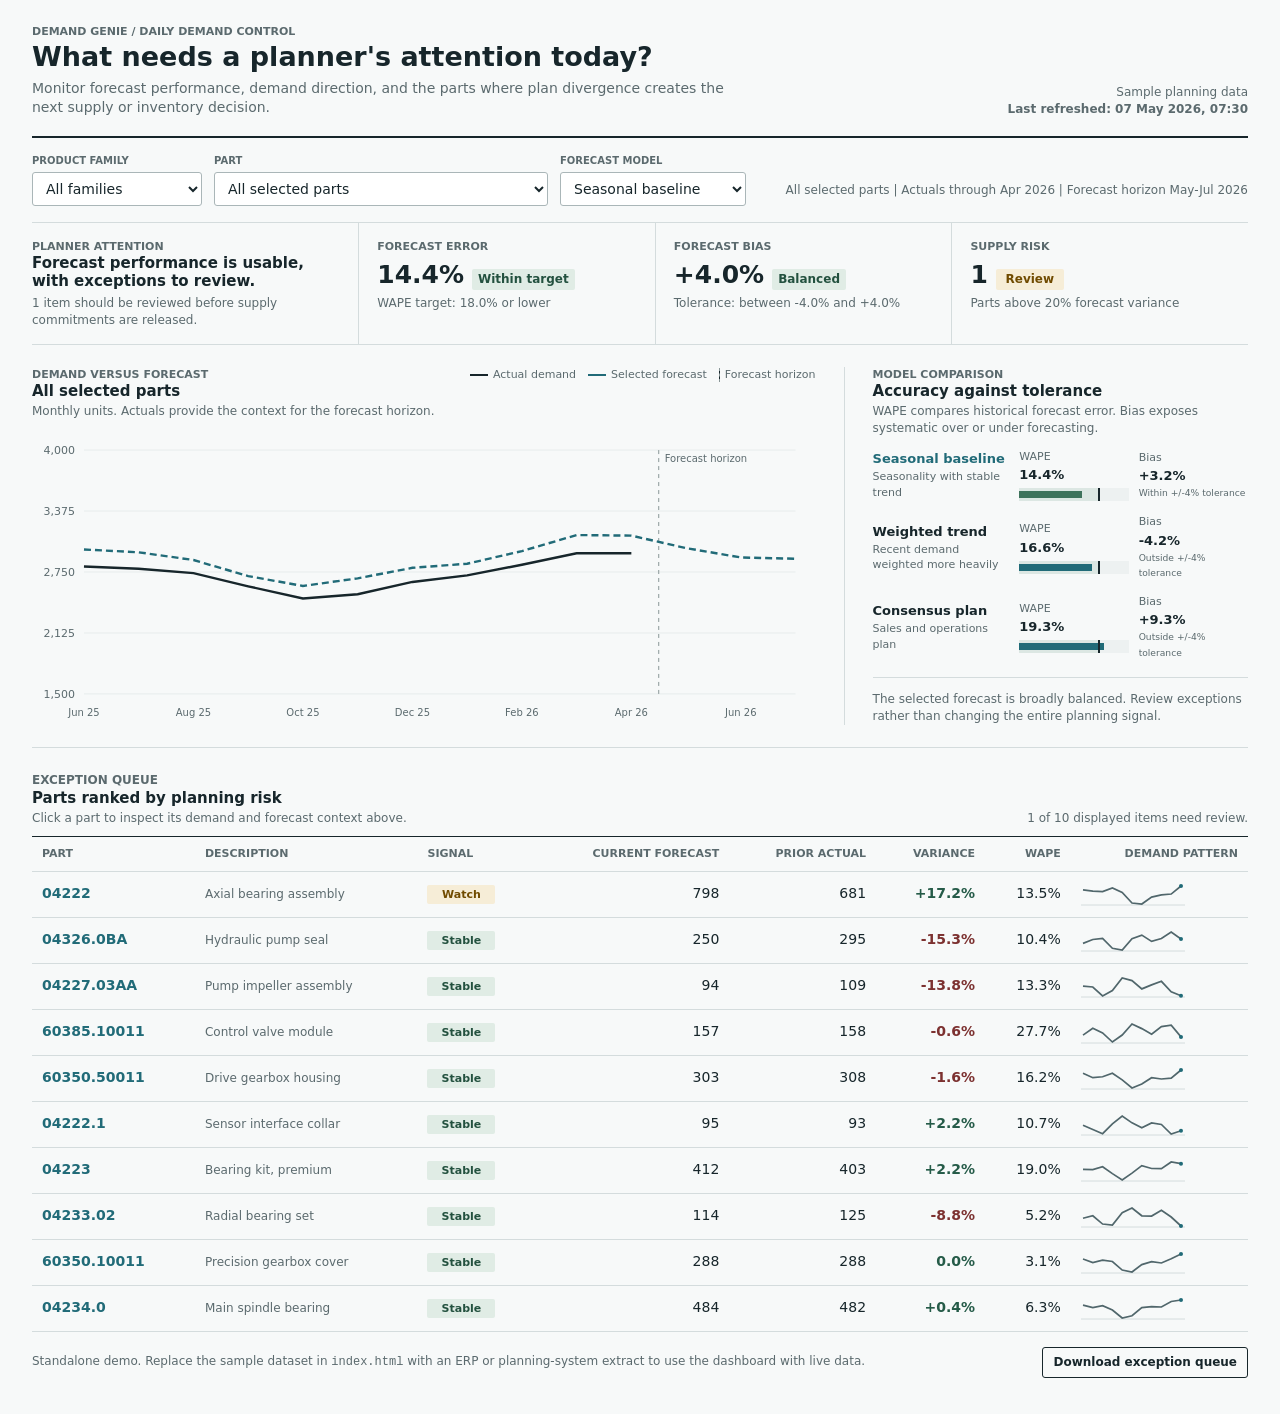
<file: index.html>
<!doctype html>
<html lang="en">
<head>
  <meta charset="utf-8">
  <meta name="viewport" content="width=device-width, initial-scale=1">
  <meta name="description" content="Demand Genie is a standalone demand planning dashboard for manufacturing planners.">
  <title>Demand Genie | Demand Control</title>
  <style>
    :root {
      --ink: #17262b;
      --muted: #5b6a6e;
      --faint: #8a9798;
      --page: #f7f9f9;
      --surface: #ffffff;
      --line: #d4dcdd;
      --grid: #e7ecec;
      --teal: #216b78;
      --teal-soft: #dbecef;
      --green: #3e735c;
      --green-soft: #e0ece5;
      --amber: #996600;
      --amber-soft: #f6edd7;
      --red: #a54745;
      --red-soft: #f4e2e1;
      --focus: #124d58;
    }

    * { box-sizing: border-box; }

    body {
      margin: 0;
      min-width: 320px;
      background: var(--page);
      color: var(--ink);
      font-family: Inter, ui-sans-serif, system-ui, -apple-system, BlinkMacSystemFont, "Segoe UI", sans-serif;
      font-size: 14px;
      line-height: 1.4;
    }

    button, select { font: inherit; }

    button:focus-visible, select:focus-visible, tr:focus-visible {
      outline: 3px solid #77b6c3;
      outline-offset: 2px;
    }

    .app-shell {
      max-width: 1600px;
      margin: 0 auto;
      padding: 24px 32px 36px;
    }

    .topbar {
      display: grid;
      grid-template-columns: minmax(260px, 1fr) auto;
      gap: 24px;
      align-items: end;
      padding: 0 0 18px;
      border-bottom: 2px solid var(--ink);
    }

    .eyebrow, .section-kicker, .control label, .metric-label, th {
      color: var(--muted);
      font-size: 11px;
      font-weight: 700;
      letter-spacing: 0;
      text-transform: uppercase;
    }

    .eyebrow { margin: 0 0 4px; }

    h1, h2, p { margin: 0; }

    h1 {
      font-size: 27px;
      font-weight: 700;
      line-height: 1.05;
    }

    h2 {
      font-size: 15px;
      font-weight: 700;
      line-height: 1.2;
    }

    .header-summary {
      max-width: 720px;
      color: var(--muted);
      margin-top: 7px;
    }

    .last-updated {
      color: var(--muted);
      font-size: 12px;
      text-align: right;
    }

    .controls {
      display: flex;
      flex-wrap: wrap;
      align-items: end;
      gap: 12px;
      padding: 16px 0;
      border-bottom: 1px solid var(--line);
    }

    .control {
      display: grid;
      gap: 4px;
      min-width: 170px;
    }

    .control label { font-size: 10px; }

    select {
      min-height: 34px;
      border: 1px solid #aab6b8;
      border-radius: 3px;
      background: var(--surface);
      color: var(--ink);
      padding: 6px 28px 6px 9px;
    }

    .context-note {
      margin-left: auto;
      color: var(--muted);
      font-size: 12px;
      padding-bottom: 7px;
    }

    .attention {
      display: grid;
      grid-template-columns: 1.1fr repeat(3, minmax(150px, 1fr));
      border-bottom: 1px solid var(--line);
    }

    .attention-heading, .metric {
      padding: 16px 18px 15px 0;
      min-height: 102px;
    }

    .attention-heading { padding-right: 28px; }

    .attention-heading p:last-child {
      color: var(--muted);
      font-size: 12px;
      margin-top: 5px;
    }

    .metric {
      border-left: 1px solid var(--line);
      padding-left: 18px;
    }

    .metric-value {
      display: flex;
      align-items: baseline;
      gap: 8px;
      margin-top: 8px;
    }

    .metric-value strong {
      font-size: 25px;
      line-height: 1;
    }

    .metric-value span, .metric-detail { color: var(--muted); font-size: 12px; }
    .metric-detail { margin-top: 5px; }

    .status {
      display: inline-block;
      min-width: 68px;
      border-radius: 2px;
      padding: 2px 6px;
      font-size: 11px;
      font-weight: 700;
      text-align: center;
    }

    .status.good { background: var(--green-soft); color: #23513f; }
    .status.watch { background: var(--amber-soft); color: #704b00; }
    .status.high { background: var(--red-soft); color: #762b2b; }

    .dashboard-grid {
      display: grid;
      grid-template-columns: minmax(0, 1.55fr) minmax(350px, 0.8fr);
      gap: 28px;
      padding: 22px 0;
      border-bottom: 1px solid var(--line);
    }

    .panel { min-width: 0; }
    .panel + .panel { border-left: 1px solid var(--line); padding-left: 28px; }

    .panel-head {
      display: flex;
      align-items: start;
      justify-content: space-between;
      gap: 18px;
      margin-bottom: 12px;
    }

    .panel-subtitle {
      color: var(--muted);
      font-size: 12px;
      margin-top: 3px;
    }

    .legend {
      display: flex;
      flex-wrap: wrap;
      justify-content: flex-end;
      gap: 12px;
      color: var(--muted);
      font-size: 11px;
      white-space: nowrap;
    }

    .legend-item { display: inline-flex; align-items: center; gap: 5px; }
    .key { width: 18px; height: 2px; background: var(--ink); display: inline-block; }
    .key.forecast { background: var(--teal); border-top: 1px dashed var(--teal); }
    .key.boundary { width: 0; height: 14px; border-left: 1px dashed var(--faint); }

    .chart-wrap { position: relative; height: 292px; }
    .main-chart { width: 100%; height: 100%; display: block; overflow: visible; }
    .chart-tooltip {
      position: absolute;
      display: none;
      z-index: 2;
      max-width: 190px;
      border: 1px solid var(--ink);
      background: var(--surface);
      color: var(--ink);
      padding: 7px 8px;
      box-shadow: 2px 2px 0 rgba(23, 38, 43, 0.12);
      font-size: 12px;
      pointer-events: none;
    }

    .chart-tooltip strong { display: block; margin-bottom: 2px; }

    .model-list { display: grid; gap: 13px; }
    .model-row { display: grid; grid-template-columns: 1.25fr 1fr 1fr; gap: 10px; align-items: center; }
    .model-name { font-weight: 650; font-size: 13px; }
    .model-name small { display: block; color: var(--muted); font-size: 11px; font-weight: 400; margin-top: 1px; }
    .measure { color: var(--muted); font-size: 11px; }
    .measure strong { color: var(--ink); display: block; font-size: 13px; margin-top: 2px; }
    .bullet { position: relative; height: 13px; margin-top: 4px; background: #edf1f1; overflow: hidden; }
    .bullet .range { position: absolute; inset: 0 auto 0 0; background: #dce7e3; }
    .bullet .value { position: absolute; top: 3px; bottom: 3px; left: 0; background: var(--teal); }
    .bullet .target { position: absolute; top: 0; bottom: 0; width: 2px; background: var(--ink); }
    .model-row.active .model-name { color: var(--teal); }
    .model-row.active .value { background: var(--green); }

    .diagnostic-note {
      border-top: 1px solid var(--line);
      color: var(--muted);
      font-size: 12px;
      margin-top: 17px;
      padding-top: 13px;
    }

    .exceptions { padding-top: 21px; }
    .exceptions-header { display: flex; justify-content: space-between; align-items: end; gap: 16px; margin-bottom: 10px; }
    .exceptions-header p { color: var(--muted); font-size: 12px; margin-top: 3px; }
    .table-wrap { overflow-x: auto; border-top: 1px solid var(--ink); }
    table { width: 100%; border-collapse: collapse; min-width: 870px; }
    th { padding: 9px 10px; text-align: right; border-bottom: 1px solid var(--line); white-space: nowrap; }
    th:first-child, th:nth-child(2), th:nth-child(3) { text-align: left; }
    td { padding: 10px; border-bottom: 1px solid var(--line); text-align: right; vertical-align: middle; font-variant-numeric: tabular-nums; }
    td:first-child, td:nth-child(2), td:nth-child(3) { text-align: left; }
    tbody tr { cursor: pointer; }
    tbody tr:hover { background: #edf4f4; }
    tbody tr.selected { background: #e0eef0; box-shadow: inset 3px 0 0 var(--teal); }
    .part-id { color: var(--teal); font-weight: 700; }
    .part-name { color: var(--muted); font-size: 12px; }
    .numeric-negative { color: #7c3130; font-weight: 650; }
    .numeric-positive { color: #255b48; font-weight: 650; }
    .spark { width: 104px; height: 25px; display: block; }

    .footer-bar {
      display: flex;
      justify-content: space-between;
      align-items: center;
      flex-wrap: wrap;
      gap: 12px;
      padding-top: 15px;
      color: var(--muted);
      font-size: 12px;
    }

    .download {
      border: 1px solid var(--ink);
      border-radius: 3px;
      background: transparent;
      color: var(--ink);
      cursor: pointer;
      padding: 6px 10px;
      font-weight: 700;
    }
    .download:hover { background: var(--ink); color: var(--surface); }

    @media (max-width: 920px) {
      .app-shell { padding: 20px; }
      .topbar { grid-template-columns: 1fr; }
      .last-updated { text-align: left; }
      .context-note { width: 100%; margin-left: 0; }
      .attention { grid-template-columns: 1fr 1fr; }
      .attention-heading { grid-column: 1 / -1; min-height: auto; border-bottom: 1px solid var(--line); }
      .dashboard-grid { grid-template-columns: 1fr; gap: 20px; }
      .panel + .panel { border-left: 0; border-top: 1px solid var(--line); padding: 20px 0 0; }
    }

    @media (max-width: 600px) {
      .app-shell { padding: 16px; }
      h1 { font-size: 24px; }
      .controls { display: grid; grid-template-columns: 1fr; }
      .control { min-width: 0; }
      .attention { grid-template-columns: 1fr; }
      .metric { border-left: 0; border-top: 1px solid var(--line); padding-left: 0; min-height: auto; }
      .panel-head { display: block; }
      .legend { justify-content: flex-start; margin-top: 8px; }
      .chart-wrap { height: 260px; }
      .model-row { grid-template-columns: 1.1fr 1fr 1fr; }
    }
  </style>
</head>
<body>
  <main class="app-shell">
    <header class="topbar">
      <div>
        <p class="eyebrow">Demand Genie / Daily Demand Control</p>
        <h1>What needs a planner's attention today?</h1>
        <p class="header-summary">Monitor forecast performance, demand direction, and the parts where plan divergence creates the next supply or inventory decision.</p>
      </div>
      <p class="last-updated">Sample planning data<br><strong>Last refreshed: 07 May 2026, 07:30</strong></p>
    </header>

    <section class="controls" aria-label="Dashboard filters">
      <div class="control">
        <label for="family-filter">Product family</label>
        <select id="family-filter">
          <option value="All">All families</option>
        </select>
      </div>
      <div class="control">
        <label for="part-filter">Part</label>
        <select id="part-filter">
          <option value="All">All selected parts</option>
        </select>
      </div>
      <div class="control">
        <label for="model-filter">Forecast model</label>
        <select id="model-filter">
          <option value="Seasonal baseline">Seasonal baseline</option>
          <option value="Weighted trend">Weighted trend</option>
          <option value="Consensus plan">Consensus plan</option>
        </select>
      </div>
      <p class="context-note" id="filter-context">Actuals through Apr 2026 | Forecast horizon May-Jul 2026</p>
    </section>

    <section class="attention" aria-labelledby="attention-title">
      <div class="attention-heading">
        <p class="section-kicker">Planner attention</p>
        <h2 id="attention-title" data-headline>Forecast performance is within tolerance.</h2>
        <p data-summary>Two items need review before the next supplier call.</p>
      </div>
      <div class="metric">
        <p class="metric-label">Forecast error</p>
        <div class="metric-value"><strong id="wape-value">14.2%</strong><span id="wape-status" class="status good">Within target</span></div>
        <p class="metric-detail" id="wape-detail">WAPE target: 18.0% or lower</p>
      </div>
      <div class="metric">
        <p class="metric-label">Forecast bias</p>
        <div class="metric-value"><strong id="bias-value">+2.3%</strong><span id="bias-status" class="status good">Balanced</span></div>
        <p class="metric-detail" id="bias-detail">Tolerance: between -4.0% and +4.0%</p>
      </div>
      <div class="metric">
        <p class="metric-label">Supply risk</p>
        <div class="metric-value"><strong id="risk-value">2</strong><span id="risk-status" class="status watch">Review</span></div>
        <p class="metric-detail" id="risk-detail">Parts above 20% forecast variance</p>
      </div>
    </section>

    <section class="dashboard-grid">
      <article class="panel">
        <div class="panel-head">
          <div>
            <p class="section-kicker">Demand versus forecast</p>
            <h2 id="trend-title">All selected parts</h2>
            <p class="panel-subtitle" id="trend-subtitle">Monthly units. Actuals provide the context for the forecast horizon.</p>
          </div>
          <div class="legend" aria-label="Chart legend">
            <span class="legend-item"><i class="key"></i>Actual demand</span>
            <span class="legend-item"><i class="key forecast"></i>Selected forecast</span>
            <span class="legend-item"><i class="key boundary"></i>Forecast horizon</span>
          </div>
        </div>
        <div class="chart-wrap" id="chart-wrap">
          <svg class="main-chart" id="main-chart" role="img" aria-label="Demand and forecast line chart"></svg>
          <div class="chart-tooltip" id="chart-tooltip"></div>
        </div>
      </article>

      <article class="panel">
        <div class="panel-head">
          <div>
            <p class="section-kicker">Model comparison</p>
            <h2>Accuracy against tolerance</h2>
            <p class="panel-subtitle">WAPE compares historical forecast error. Bias exposes systematic over or under forecasting.</p>
          </div>
        </div>
        <div class="model-list" id="model-list"></div>
        <p class="diagnostic-note" id="diagnostic-note">A forecast can be accurate on average yet consistently biased. Review both measures before choosing a planning signal.</p>
      </article>
    </section>

    <section class="exceptions" aria-labelledby="exceptions-title">
      <div class="exceptions-header">
        <div>
          <p class="section-kicker">Exception queue</p>
          <h2 id="exceptions-title">Parts ranked by planning risk</h2>
          <p>Click a part to inspect its demand and forecast context above.</p>
        </div>
        <p id="queue-summary">Ranked by forecast variance and supply exposure.</p>
      </div>
      <div class="table-wrap">
        <table>
          <thead>
            <tr>
              <th scope="col">Part</th>
              <th scope="col">Description</th>
              <th scope="col">Signal</th>
              <th scope="col">Current forecast</th>
              <th scope="col">Prior actual</th>
              <th scope="col">Variance</th>
              <th scope="col">WAPE</th>
              <th scope="col">Demand pattern</th>
            </tr>
          </thead>
          <tbody id="exception-body"></tbody>
        </table>
      </div>
    </section>

    <footer class="footer-bar">
      <p>Standalone demo. Replace the sample dataset in <code>index.html</code> with an ERP or planning-system extract to use the dashboard with live data.</p>
      <button class="download" id="download-csv" type="button">Download exception queue</button>
    </footer>
  </main>

  <script>
    const MONTHS = [
      "Jun 25", "Jul 25", "Aug 25", "Sep 25", "Oct 25", "Nov 25", "Dec 25",
      "Jan 26", "Feb 26", "Mar 26", "Apr 26", "May 26", "Jun 26", "Jul 26"
    ];
    const ACTUAL_COUNT = 11;
    const MODEL_FACTORS = {
      "Seasonal baseline": { wape: 14.2, bias: 2.3, future: [1.0, 1.01, 1.03] },
      "Weighted trend": { wape: 16.4, bias: -5.1, future: [0.98, 1.0, 1.01] },
      "Consensus plan": { wape: 19.1, bias: 8.4, future: [1.08, 1.1, 1.12] }
    };
    const PARTS = [
      { id: "04222", family: "Bearings", name: "Axial bearing assembly", base: 575, phase: 0.3, volatility: 0.08, lead: 10, exposure: 1.2, bias: 0.11 },
      { id: "60350.50011", family: "Gearboxes", name: "Drive gearbox housing", base: 246, phase: 0.8, volatility: 0.12, lead: 14, exposure: 1.45, bias: -0.19 },
      { id: "60350.10011", family: "Gearboxes", name: "Precision gearbox cover", base: 228, phase: 1.6, volatility: 0.1, lead: 12, exposure: 1.15, bias: -0.05 },
      { id: "04234.0", family: "Bearings", name: "Main spindle bearing", base: 396, phase: 2.1, volatility: 0.09, lead: 8, exposure: 1.05, bias: 0.04 },
      { id: "04223", family: "Bearings", name: "Bearing kit, premium", base: 342, phase: 2.6, volatility: 0.13, lead: 11, exposure: 1.3, bias: 0.17 },
      { id: "04326.0BA", family: "Pumps", name: "Hydraulic pump seal", base: 279, phase: 3.2, volatility: 0.17, lead: 6, exposure: 1.4, bias: -0.12 },
      { id: "60385.10011", family: "Controls", name: "Control valve module", base: 190, phase: 4.0, volatility: 0.22, lead: 16, exposure: 1.55, bias: 0.26 },
      { id: "04233.02", family: "Bearings", name: "Radial bearing set", base: 163, phase: 4.8, volatility: 0.15, lead: 7, exposure: 0.9, bias: 0.03 },
      { id: "04227.03AA", family: "Pumps", name: "Pump impeller assembly", base: 147, phase: 5.4, volatility: 0.19, lead: 9, exposure: 1.25, bias: -0.16 },
      { id: "04222.1", family: "Controls", name: "Sensor interface collar", base: 108, phase: 6.0, volatility: 0.16, lead: 13, exposure: 1.1, bias: 0.08 }
    ];

    const state = {
      family: "All",
      part: "All",
      model: "Seasonal baseline"
    };

    const $ = (selector) => document.querySelector(selector);
    const formatUnits = new Intl.NumberFormat("en-US", { maximumFractionDigits: 0 });
    const formatPercent = (value) => `${value > 0 ? "+" : ""}${value.toFixed(1)}%`;

    function selectedParts() {
      return PARTS.filter((part) =>
        (state.family === "All" || part.family === state.family) &&
        (state.part === "All" || part.id === state.part)
      );
    }

    function actualFor(part, index) {
      const seasonal = Math.sin((index + part.phase) * 0.73) * 0.14;
      const movement = Math.cos((index * 1.7) + part.phase) * part.volatility;
      const trend = index > 7 ? (index - 7) * 0.017 : 0;
      return Math.max(0, Math.round(part.base * (1 + seasonal + movement + trend)));
    }

    function forecastFor(part, index, modelName) {
      const model = MODEL_FACTORS[modelName];
      const actual = actualFor(part, Math.min(index, ACTUAL_COUNT - 1));
      const historicalNoise = Math.sin((index + part.phase) * 1.3) * 0.045;
      if (index < ACTUAL_COUNT) {
        return Math.round(actual * (1 + part.bias + historicalNoise + model.bias / 100));
      }
      const futureOffset = index - ACTUAL_COUNT;
      const recent = actualFor(part, ACTUAL_COUNT - 1);
      const seasonal = 1 + Math.sin((index + part.phase) * 0.73) * 0.12;
      return Math.max(0, Math.round(recent * seasonal * model.future[futureOffset] * (1 + part.bias * 0.5)));
    }

    function aggregateSeries(parts) {
      return MONTHS.map((month, index) => ({
        month,
        actual: index < ACTUAL_COUNT ? parts.reduce((sum, part) => sum + actualFor(part, index), 0) : null,
        forecast: parts.reduce((sum, part) => sum + forecastFor(part, index, state.model), 0)
      }));
    }

    function metricFor(parts) {
      const model = MODEL_FACTORS[state.model];
      const weightedBias = parts.reduce((sum, part) => sum + part.bias * part.base, 0) / parts.reduce((sum, part) => sum + part.base, 0);
      const volatility = parts.reduce((sum, part) => sum + part.volatility, 0) / parts.length;
      const wape = Math.max(5, model.wape + (volatility - 0.14) * 22 + Math.abs(weightedBias) * 5);
      const bias = model.bias + weightedBias * 100 * 0.52;
      return { wape, bias };
    }

    function partMetrics(part) {
      let absoluteError = 0;
      let demand = 0;
      let signedError = 0;
      for (let index = 0; index < ACTUAL_COUNT; index += 1) {
        const actual = actualFor(part, index);
        const forecast = forecastFor(part, index, state.model);
        absoluteError += Math.abs(forecast - actual);
        signedError += forecast - actual;
        demand += actual;
      }
      const currentForecast = forecastFor(part, ACTUAL_COUNT, state.model);
      const priorActual = actualFor(part, ACTUAL_COUNT - 1);
      const variance = (currentForecast - priorActual) / priorActual * 100;
      const wape = absoluteError / demand * 100;
      const bias = signedError / demand * 100;
      const riskScore = Math.abs(variance) * part.exposure + Math.max(0, part.lead - 7) * 1.4 + wape * 0.25;
      let signal = "Stable";
      if (riskScore >= 37) signal = "High risk";
      else if (riskScore >= 25) signal = "Watch";
      return { currentForecast, priorActual, variance, wape, bias, riskScore, signal };
    }

    function setStatus(element, type, text) {
      element.className = `status ${type}`;
      element.textContent = text;
    }

    function populateFilters() {
      const familyFilter = $("#family-filter");
      const partFilter = $("#part-filter");
      const families = [...new Set(PARTS.map((part) => part.family))];
      familyFilter.innerHTML = '<option value="All">All families</option>' + families.map((family) => `<option value="${family}">${family}</option>`).join("");
      partFilter.innerHTML = '<option value="All">All selected parts</option>' + PARTS.map((part) => `<option value="${part.id}">${part.id} | ${part.name}</option>`).join("");
    }

    function drawChart(series) {
      const svg = $("#main-chart");
      const wrap = $("#chart-wrap");
      const width = Math.max(480, wrap.clientWidth);
      const height = Math.max(230, wrap.clientHeight);
      const margin = { top: 18, right: 20, bottom: 30, left: 52 };
      const plotWidth = width - margin.left - margin.right;
      const plotHeight = height - margin.top - margin.bottom;
      const allValues = series.flatMap((point) => [point.actual, point.forecast]).filter(Number.isFinite);
      const min = Math.max(0, Math.floor(Math.min(...allValues) / 500) * 500 - 500);
      const max = Math.ceil(Math.max(...allValues) / 500) * 500 + 500;
      const x = (index) => margin.left + (index / (series.length - 1)) * plotWidth;
      const y = (value) => margin.top + (1 - (value - min) / (max - min)) * plotHeight;
      const actualPath = series.slice(0, ACTUAL_COUNT).map((point, index) => `${index === 0 ? "M" : "L"}${x(index)},${y(point.actual)}`).join(" ");
      const forecastPath = series.map((point, index) => `${index === 0 ? "M" : "L"}${x(index)},${y(point.forecast)}`).join(" ");
      const horizonX = x(ACTUAL_COUNT - 0.5);
      const gridValues = [0, 0.25, 0.5, 0.75, 1].map((fraction) => min + fraction * (max - min));
      const grid = gridValues.map((value) => `<g><line x1="${margin.left}" y1="${y(value)}" x2="${width - margin.right}" y2="${y(value)}" stroke="#e7ecec"/><text x="${margin.left - 9}" y="${y(value) + 4}" text-anchor="end" fill="#5b6a6e" font-size="11">${formatUnits.format(value)}</text></g>`).join("");
      const labels = series.map((point, index) => {
        if (index % 2 !== 0 && index !== ACTUAL_COUNT - 1) return "";
        return `<text x="${x(index)}" y="${height - 8}" text-anchor="middle" fill="#5b6a6e" font-size="10">${point.month}</text>`;
      }).join("");
      const points = series.map((point, index) => {
        const actualPoint = point.actual === null ? "" : `<circle class="chart-point" data-index="${index}" data-kind="actual" cx="${x(index)}" cy="${y(point.actual)}" r="5" fill="transparent" tabindex="0" aria-label="${point.month}, actual demand ${formatUnits.format(point.actual)} units"></circle>`;
        return `${actualPoint}<circle class="chart-point" data-index="${index}" data-kind="forecast" cx="${x(index)}" cy="${y(point.forecast)}" r="5" fill="transparent" tabindex="0" aria-label="${point.month}, forecast ${formatUnits.format(point.forecast)} units"></circle>`;
      }).join("");
      svg.setAttribute("viewBox", `0 0 ${width} ${height}`);
      svg.innerHTML = `
        <title>Demand compared with selected forecast</title>
        <desc>Actual demand is shown in charcoal. The selected forecast is shown in teal. The dotted divider marks the forecast horizon.</desc>
        ${grid}
        <line x1="${horizonX}" y1="${margin.top}" x2="${horizonX}" y2="${height - margin.bottom}" stroke="#8a9798" stroke-dasharray="4 4"/>
        <text x="${horizonX + 6}" y="${margin.top + 12}" fill="#5b6a6e" font-size="10">Forecast horizon</text>
        <path d="${forecastPath}" fill="none" stroke="#216b78" stroke-width="2.4" stroke-dasharray="7 4"/>
        <path d="${actualPath}" fill="none" stroke="#17262b" stroke-width="2.4"/>
        ${labels}
        ${points}
      `;
      svg.querySelectorAll(".chart-point").forEach((point) => {
        const showTooltip = (event) => {
          const datum = series[Number(point.dataset.index)];
          const isActual = point.dataset.kind === "actual";
          const tooltip = $("#chart-tooltip");
          tooltip.innerHTML = `<strong>${datum.month}</strong>${isActual ? "Actual demand" : state.model}: ${formatUnits.format(isActual ? datum.actual : datum.forecast)} units`;
          tooltip.style.display = "block";
          const rect = wrap.getBoundingClientRect();
          const clientX = event.clientX || rect.left + Number(point.getAttribute("cx"));
          const clientY = event.clientY || rect.top + Number(point.getAttribute("cy"));
          tooltip.style.left = `${Math.min(rect.width - 185, Math.max(0, clientX - rect.left + 10))}px`;
          tooltip.style.top = `${Math.max(0, clientY - rect.top - 52)}px`;
        };
        point.addEventListener("mouseenter", showTooltip);
        point.addEventListener("focus", showTooltip);
        point.addEventListener("mouseleave", () => { $("#chart-tooltip").style.display = "none"; });
        point.addEventListener("blur", () => { $("#chart-tooltip").style.display = "none"; });
      });
    }

    function drawModels(parts) {
      const list = $("#model-list");
      list.innerHTML = Object.entries(MODEL_FACTORS).map(([name, model]) => {
        const adjusted = metricFor(parts);
        const wape = name === state.model ? adjusted.wape : Math.max(5, model.wape + (adjusted.wape - MODEL_FACTORS[state.model].wape));
        const weightedBias = parts.reduce((sum, part) => sum + part.bias, 0) / parts.length * 100 * 0.52;
        const bias = model.bias + weightedBias;
        const valueWidth = Math.min(100, wape / 25 * 100);
        const rangeWidth = 18 / 25 * 100;
        const biasLabel = formatPercent(bias);
        return `<div class="model-row ${name === state.model ? "active" : ""}">
          <div class="model-name">${name}<small>${name === "Seasonal baseline" ? "Seasonality with stable trend" : name === "Weighted trend" ? "Recent demand weighted more heavily" : "Sales and operations plan"}</small></div>
          <div class="measure">WAPE<strong>${wape.toFixed(1)}%</strong><div class="bullet" aria-label="WAPE ${wape.toFixed(1)} percent against 18 percent target"><span class="range" style="width:${rangeWidth}%"></span><span class="value" style="width:${valueWidth}%"></span><span class="target" style="left:${rangeWidth}%"></span></div></div>
          <div class="measure">Bias<strong class="${Math.abs(bias) > 4 ? "numeric-negative" : ""}">${biasLabel}</strong><small>${Math.abs(bias) <= 4 ? "Within +/-4% tolerance" : "Outside +/-4% tolerance"}</small></div>
        </div>`;
      }).join("");
    }

    function sparkline(part) {
      const values = Array.from({ length: ACTUAL_COUNT }, (_, index) => actualFor(part, index));
      const min = Math.min(...values);
      const max = Math.max(...values);
      const x = (index) => 2 + (index / (values.length - 1)) * 98;
      const y = (value) => 22 - ((value - min) / Math.max(1, max - min)) * 18;
      const points = values.map((value, index) => `${x(index)},${y(value)}`).join(" ");
      return `<svg class="spark" viewBox="0 0 104 25" role="img" aria-label="Demand pattern for ${part.id}"><line x1="0" y1="23" x2="104" y2="23" stroke="#d4dcdd"/><polyline fill="none" stroke="#51676c" stroke-width="1.7" points="${points}"/><circle cx="${x(values.length - 1)}" cy="${y(values[values.length - 1])}" r="2" fill="#216b78"/></svg>`;
    }

    function drawExceptions(parts) {
      const records = parts.map((part) => ({ part, ...partMetrics(part) })).sort((left, right) => right.riskScore - left.riskScore);
      const body = $("#exception-body");
      body.innerHTML = records.map((record) => {
        const selected = record.part.id === state.part;
        const signalType = record.signal === "High risk" ? "high" : record.signal === "Watch" ? "watch" : "good";
        const varianceClass = record.variance < 0 ? "numeric-negative" : "numeric-positive";
        return `<tr tabindex="0" data-part="${record.part.id}" class="${selected ? "selected" : ""}">
          <td><span class="part-id">${record.part.id}</span></td>
          <td class="part-name">${record.part.name}</td>
          <td><span class="status ${signalType}">${record.signal}</span></td>
          <td>${formatUnits.format(record.currentForecast)}</td>
          <td>${formatUnits.format(record.priorActual)}</td>
          <td class="${varianceClass}">${formatPercent(record.variance)}</td>
          <td>${record.wape.toFixed(1)}%</td>
          <td>${sparkline(record.part)}</td>
        </tr>`;
      }).join("");
      body.querySelectorAll("tr").forEach((row) => {
        const selectRow = () => {
          state.part = row.dataset.part;
          $("#part-filter").value = state.part;
          update();
          window.scrollTo({ top: 0, behavior: "smooth" });
        };
        row.addEventListener("click", selectRow);
        row.addEventListener("keydown", (event) => {
          if (event.key === "Enter" || event.key === " ") { event.preventDefault(); selectRow(); }
        });
      });
      const attentionCount = records.filter((record) => record.signal !== "Stable").length;
      $("#queue-summary").textContent = `${attentionCount} of ${records.length} displayed items need review.`;
      return attentionCount;
    }

    function update() {
      const parts = selectedParts();
      const series = aggregateSeries(parts);
      const metrics = metricFor(parts);
      const attentionCount = drawExceptions(parts);
      const wapeType = metrics.wape > 18 ? "watch" : "good";
      const biasType = Math.abs(metrics.bias) > 4 ? "watch" : "good";
      const riskType = attentionCount > 2 ? "high" : attentionCount > 0 ? "watch" : "good";
      $("#wape-value").textContent = `${metrics.wape.toFixed(1)}%`;
      setStatus($("#wape-status"), wapeType, metrics.wape > 18 ? "Above target" : "Within target");
      $("#bias-value").textContent = formatPercent(metrics.bias);
      setStatus($("#bias-status"), biasType, Math.abs(metrics.bias) > 4 ? "Review bias" : "Balanced");
      $("#risk-value").textContent = attentionCount;
      setStatus($("#risk-status"), riskType, attentionCount > 2 ? "High exposure" : attentionCount > 0 ? "Review" : "No exception");
      const scope = state.part === "All" ? (state.family === "All" ? "All selected parts" : `${state.family} family`) : `${parts[0].id} | ${parts[0].name}`;
      $("#trend-title").textContent = scope;
      $("#filter-context").textContent = `${scope} | Actuals through Apr 2026 | Forecast horizon May-Jul 2026`;
      $("[data-headline]").textContent = attentionCount > 2 ? "Forecast exceptions need a focused review." : attentionCount > 0 ? "Forecast performance is usable, with exceptions to review." : "Forecast performance is within tolerance.";
      $("[data-summary]").textContent = attentionCount > 0 ? `${attentionCount} item${attentionCount === 1 ? "" : "s"} should be reviewed before supply commitments are released.` : "No displayed item exceeds the current review thresholds.";
      $("#diagnostic-note").textContent = metrics.bias > 4 ? "The selected forecast is systematically high. Challenge assumptions before releasing excess supply." : metrics.bias < -4 ? "The selected forecast is systematically low. Review near-term supply coverage before shortages emerge." : "The selected forecast is broadly balanced. Review exceptions rather than changing the entire planning signal.";
      drawModels(parts);
      drawChart(series);
    }

    function downloadCsv() {
      const parts = selectedParts();
      const lines = [["Part", "Description", "Signal", "Current Forecast", "Prior Actual", "Variance %", "WAPE %"]];
      parts.map((part) => ({ part, ...partMetrics(part) })).sort((a, b) => b.riskScore - a.riskScore).forEach((record) => {
        lines.push([record.part.id, record.part.name, record.signal, record.currentForecast, record.priorActual, record.variance.toFixed(1), record.wape.toFixed(1)]);
      });
      const csv = lines.map((line) => line.map((value) => `"${String(value).replaceAll('"', '""')}"`).join(",")).join("\n");
      const link = document.createElement("a");
      link.href = URL.createObjectURL(new Blob([csv], { type: "text/csv;charset=utf-8" }));
      link.download = "demand-genie-exception-queue.csv";
      link.click();
      URL.revokeObjectURL(link.href);
    }

    populateFilters();
    $("#family-filter").addEventListener("change", (event) => {
      state.family = event.target.value;
      if (state.part !== "All" && !selectedParts().some((part) => part.id === state.part)) {
        state.part = "All";
        $("#part-filter").value = "All";
      }
      update();
    });
    $("#part-filter").addEventListener("change", (event) => {
      state.part = event.target.value;
      if (state.part !== "All") {
        state.family = PARTS.find((part) => part.id === state.part).family;
        $("#family-filter").value = state.family;
      }
      update();
    });
    $("#model-filter").addEventListener("change", (event) => { state.model = event.target.value; update(); });
    $("#download-csv").addEventListener("click", downloadCsv);
    window.addEventListener("resize", () => drawChart(aggregateSeries(selectedParts())));
    update();
  </script>
</body>
</html>
</file>
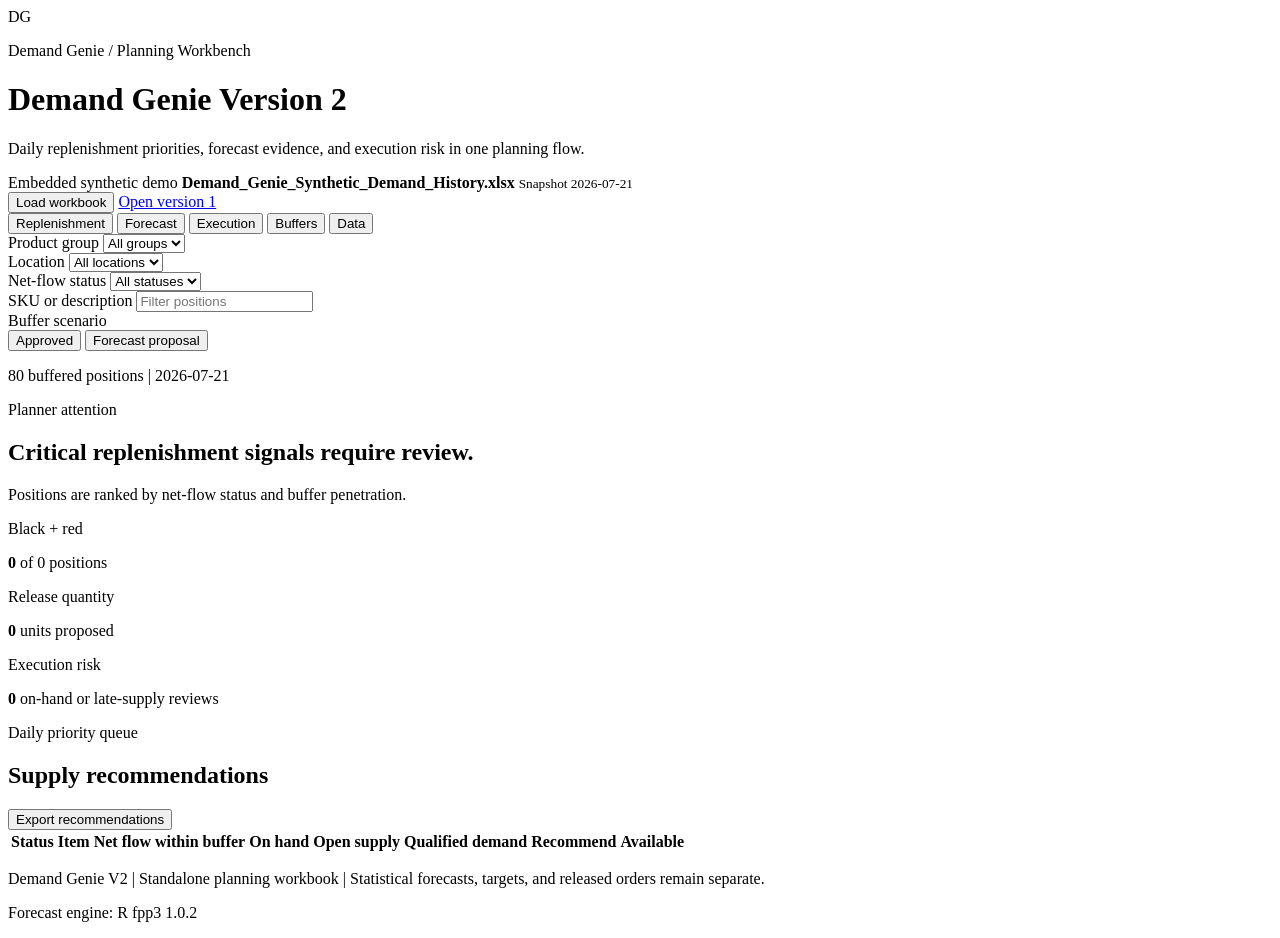
<file: src/dashboard-v2.template.html>
<!doctype html>
<html lang="en">
<head>
  <meta charset="utf-8">
  <meta name="viewport" content="width=device-width, initial-scale=1">
  <meta name="description" content="Demand Genie version 2 is a standalone demand forecasting and DDMRP planning workbench.">
  <title>Demand Genie V2 | Planning Workbench</title>
  <style>
/* __DASHBOARD_STYLES__ */
  </style>
</head>
<body>
  <main class="app-shell">
    <header class="topbar">
      <div class="brand-block">
        <div class="brand-line">
          <span class="brand-mark" aria-hidden="true">DG</span>
          <div>
            <p class="eyebrow">Demand Genie / Planning Workbench</p>
            <h1>Demand Genie <span>Version 2</span></h1>
          </div>
        </div>
        <p class="header-summary" id="header-summary">Daily replenishment priorities, forecast evidence, and execution risk in one planning flow.</p>
      </div>
      <div class="header-actions">
        <div class="source-state">
          <span id="source-kind">Embedded synthetic demo</span>
          <strong id="source-file">Demand_Genie_Synthetic_Demand_History.xlsx</strong>
          <small id="source-freshness">Snapshot 2026-07-21</small>
        </div>
        <input id="workbook-input" type="file" accept=".xlsx,.xls,.xlsb" hidden>
        <button class="command primary" id="upload-button" type="button">Load workbook</button>
        <a class="command" href="index.html">Open version 1</a>
      </div>
    </header>

    <nav class="view-tabs" role="tablist" aria-label="Planning views">
      <button class="tab active" type="button" role="tab" aria-selected="true" data-view="planning">Replenishment</button>
      <button class="tab" type="button" role="tab" aria-selected="false" data-view="forecast">Forecast</button>
      <button class="tab" type="button" role="tab" aria-selected="false" data-view="execution">Execution</button>
      <button class="tab" type="button" role="tab" aria-selected="false" data-view="buffers">Buffers</button>
      <button class="tab" type="button" role="tab" aria-selected="false" data-view="data">Data</button>
    </nav>

    <section class="filter-band" aria-label="Dashboard filters">
      <div class="control">
        <label for="group-filter">Product group</label>
        <select id="group-filter"><option value="All">All groups</option></select>
      </div>
      <div class="control">
        <label for="location-filter">Location</label>
        <select id="location-filter"><option value="All">All locations</option></select>
      </div>
      <div class="control">
        <label for="status-filter">Net-flow status</label>
        <select id="status-filter">
          <option value="All">All statuses</option>
          <option value="Black">Black</option>
          <option value="Red">Red</option>
          <option value="Yellow">Yellow</option>
          <option value="Green">Green</option>
          <option value="Blue">Blue</option>
        </select>
      </div>
      <div class="control search-control">
        <label for="search-filter">SKU or description</label>
        <input id="search-filter" type="search" placeholder="Filter positions">
      </div>
      <div class="control scenario-control">
        <label>Buffer scenario</label>
        <div class="segmented" id="scenario-control" aria-label="Buffer scenario">
          <button type="button" class="active" data-scenario="baseline" aria-pressed="true">Approved</button>
          <button type="button" data-scenario="forecast" aria-pressed="false">Forecast proposal</button>
        </div>
      </div>
      <p class="context-note" id="filter-context">80 buffered positions | 2026-07-21</p>
    </section>

    <div class="data-alert" id="data-alert" role="alert" hidden></div>

    <section class="view active" id="view-planning" role="tabpanel">
      <section class="metric-strip" aria-label="Replenishment summary">
        <div class="attention-message">
          <p class="section-kicker">Planner attention</p>
          <h2 id="planning-headline">Critical replenishment signals require review.</h2>
          <p id="planning-subline">Positions are ranked by net-flow status and buffer penetration.</p>
        </div>
        <div class="metric">
          <p class="metric-label">Black + red</p>
          <strong id="critical-count">0</strong>
          <span id="critical-context">of 0 positions</span>
        </div>
        <div class="metric">
          <p class="metric-label">Release quantity</p>
          <strong id="release-quantity">0</strong>
          <span id="release-context">units proposed</span>
        </div>
        <div class="metric">
          <p class="metric-label">Execution risk</p>
          <strong id="execution-risk-count">0</strong>
          <span>on-hand or late-supply reviews</span>
        </div>
      </section>

      <div class="workbench-grid">
        <section class="work-panel priority-panel" aria-labelledby="priority-title">
          <div class="panel-head">
            <div>
              <p class="section-kicker">Daily priority queue</p>
              <h2 id="priority-title">Supply recommendations</h2>
            </div>
            <button class="command compact" id="export-plan" type="button">Export recommendations</button>
          </div>
          <div class="table-wrap planning-table-wrap">
            <table class="planning-table">
              <thead>
                <tr>
                  <th scope="col">Status</th>
                  <th scope="col">Item</th>
                  <th scope="col">Net flow within buffer</th>
                  <th scope="col">On hand</th>
                  <th scope="col">Open supply</th>
                  <th scope="col">Qualified demand</th>
                  <th scope="col">Recommend</th>
                  <th scope="col">Available</th>
                </tr>
              </thead>
              <tbody id="planning-body"></tbody>
            </table>
          </div>
        </section>

        <aside class="work-panel detail-panel" id="planning-detail" aria-live="polite"></aside>
      </div>
    </section>

    <section class="view" id="view-forecast" role="tabpanel" hidden>
      <section class="view-controls" aria-label="Forecast controls">
        <div class="control sku-control">
          <label for="forecast-sku">Forecast item</label>
          <select id="forecast-sku"></select>
        </div>
        <div class="control">
          <label for="forecast-model">Model</label>
          <select id="forecast-model">
            <option value="Auto">Automatic winner</option>
            <option value="Mean">Mean</option>
            <option value="Naive">Naive</option>
            <option value="Drift">Drift</option>
            <option value="Seasonal_Naive">Seasonal naive</option>
            <option value="ETS">ETS</option>
          </select>
        </div>
        <div class="control">
          <label>Horizon</label>
          <div class="segmented" id="horizon-control" aria-label="Forecast horizon">
            <button type="button" data-horizon="3" aria-pressed="false">3 months</button>
            <button type="button" class="active" data-horizon="6" aria-pressed="true">6 months</button>
            <button type="button" data-horizon="12" aria-pressed="false">12 months</button>
          </div>
        </div>
        <p class="context-note" id="forecast-source-note">R fpp3 holdout validation</p>
      </section>

      <section class="metric-strip compact-strip" aria-label="Forecast diagnostics">
        <div class="attention-message">
          <p class="section-kicker">Selected forecast</p>
          <h2 id="forecast-headline">Model selected on withheld demand.</h2>
          <p id="forecast-subline">Point forecast and uncertainty remain separate from qualified demand.</p>
        </div>
        <div class="metric"><p class="metric-label">Selected model</p><strong id="selected-model">-</strong><span id="model-context">Automatic</span></div>
        <div class="metric"><p class="metric-label">Holdout RMSE</p><strong id="forecast-rmse">-</strong><span>units</span></div>
        <div class="metric"><p class="metric-label">Holdout bias</p><strong id="forecast-bias">-</strong><span>mean error</span></div>
      </section>

      <div class="forecast-grid">
        <section class="work-panel chart-panel">
          <div class="panel-head">
            <div>
              <p class="section-kicker">Demand history and forecast</p>
              <h2 id="forecast-chart-title">Selected item</h2>
            </div>
            <div class="chart-legend" aria-label="Forecast chart legend">
              <span><i class="line-key actual"></i>Actual</span>
              <span><i class="line-key forecast"></i>Forecast</span>
              <span><i class="interval-key"></i>80% / 95%</span>
            </div>
          </div>
          <div class="chart-wrap">
            <svg id="forecast-chart" role="img" aria-label="Demand history, forecast, and prediction intervals"></svg>
            <div class="chart-tooltip" id="forecast-tooltip"></div>
          </div>
        </section>

        <section class="work-panel model-panel">
          <div class="panel-head">
            <div>
              <p class="section-kicker">Genuine forecast evaluation</p>
              <h2>Model comparison</h2>
            </div>
          </div>
          <div class="model-comparison" id="model-comparison"></div>
        </section>
      </div>

      <section class="work-panel adjustment-panel">
        <div class="panel-head">
          <div>
            <p class="section-kicker">Dynamic buffer proposal</p>
            <h2>Forecast-derived ADU adjustments</h2>
          </div>
          <button class="command compact" id="export-forecast" type="button">Export forecast</button>
        </div>
        <div class="table-wrap">
          <table>
            <thead><tr><th>Month</th><th>Point forecast</th><th>95% interval</th><th>Forecast ADU</th><th>Baseline ADU</th><th>Proposed factor</th><th>Effective from</th><th>Status</th></tr></thead>
            <tbody id="adjustment-body"></tbody>
          </table>
        </div>
      </section>
    </section>

    <section class="view" id="view-execution" role="tabpanel" hidden>
      <section class="metric-strip compact-strip" aria-label="Execution summary">
        <div class="attention-message">
          <p class="section-kicker">Visible and collaborative execution</p>
          <h2 id="execution-headline">Open supply requiring intervention.</h2>
          <p>Execution status uses on-hand and receipt timing, separately from net-flow order generation.</p>
        </div>
        <div class="metric"><p class="metric-label">Late receipts</p><strong id="late-count">0</strong><span>open supply lines</span></div>
        <div class="metric"><p class="metric-label">On-hand at/below TOR</p><strong id="onhand-risk-count">0</strong><span>buffer positions</span></div>
        <div class="metric"><p class="metric-label">Open supply</p><strong id="open-supply-total">0</strong><span>units</span></div>
      </section>
      <section class="work-panel">
        <div class="panel-head"><div><p class="section-kicker">Synchronization queue</p><h2>Open orders ranked by execution risk</h2></div></div>
        <div class="table-wrap execution-table-wrap">
          <table>
            <thead><tr><th>Risk</th><th>Order</th><th>SKU</th><th>Location</th><th>Type</th><th>Open units</th><th>Expected receipt</th><th>Status</th><th>Source</th><th>Synchronization note</th></tr></thead>
            <tbody id="execution-body"></tbody>
          </table>
        </div>
      </section>
    </section>

    <section class="view" id="view-buffers" role="tabpanel" hidden>
      <div class="workbench-grid buffer-grid">
        <section class="work-panel priority-panel">
          <div class="panel-head"><div><p class="section-kicker">Master settings</p><h2>Approved buffer configuration</h2></div></div>
          <div class="table-wrap buffer-table-wrap">
            <table>
              <thead><tr><th>SKU</th><th>Profile</th><th>ADU</th><th>DLT</th><th>LTF</th><th>VF</th><th>MOQ</th><th>Cycle</th><th>Adjustment</th><th>Approval</th></tr></thead>
              <tbody id="buffer-body"></tbody>
            </table>
          </div>
        </section>
        <aside class="work-panel detail-panel" id="buffer-detail" aria-live="polite"></aside>
      </div>
    </section>

    <section class="view" id="view-data" role="tabpanel" hidden>
      <section class="metric-strip compact-strip" aria-label="Data summary">
        <div class="attention-message">
          <p class="section-kicker">Data readiness</p>
          <h2 id="data-headline">Workbook is complete for forecasting and DDMRP.</h2>
          <p id="data-subline">Required source classes remain separate and auditable.</p>
        </div>
        <div class="metric"><p class="metric-label">Demand records</p><strong id="demand-record-count">0</strong><span>SKU-months</span></div>
        <div class="metric"><p class="metric-label">Buffered positions</p><strong id="position-count">0</strong><span>SKU-locations</span></div>
        <div class="metric"><p class="metric-label">Forecast coverage</p><strong id="forecast-coverage">0</strong><span>SKUs validated</span></div>
      </section>
      <div class="data-grid">
        <section class="work-panel">
          <div class="panel-head"><div><p class="section-kicker">Workbook contract</p><h2>Loaded sheets and row counts</h2></div></div>
          <div class="table-wrap">
            <table><thead><tr><th>Sheet</th><th>Purpose</th><th>Rows</th><th>Status</th></tr></thead><tbody id="sheet-body"></tbody></table>
          </div>
        </section>
        <section class="work-panel audit-panel">
          <div class="panel-head">
            <div><p class="section-kicker">Planner governance</p><h2>Session action log</h2></div>
            <button class="command compact" id="export-audit" type="button">Export log</button>
          </div>
          <div class="table-wrap">
            <table><thead><tr><th>Time</th><th>SKU</th><th>Action</th><th>Quantity</th><th>Reason</th></tr></thead><tbody id="audit-body"></tbody></table>
          </div>
        </section>
      </div>
    </section>

    <footer class="footer-bar">
      <p>Demand Genie V2 | Standalone planning workbook | Statistical forecasts, targets, and released orders remain separate.</p>
      <p id="engine-state">Forecast engine: R fpp3 1.0.2</p>
    </footer>
  </main>

  <dialog id="action-dialog">
    <form method="dialog" id="action-form">
      <div class="dialog-head">
        <p class="section-kicker">Planner decision</p>
        <h2 id="dialog-title">Confirm recommendation</h2>
      </div>
      <div class="dialog-summary" id="dialog-summary"></div>
      <label for="action-reason">Reason</label>
      <textarea id="action-reason" rows="3" required></textarea>
      <div class="dialog-actions">
        <button class="command" value="cancel" type="button" id="dialog-cancel">Cancel</button>
        <button class="command primary" value="confirm" type="submit">Confirm</button>
      </div>
    </form>
  </dialog>

  <div class="toast" id="toast" role="status" aria-live="polite"></div>

  <script>
/* __SHEETJS_LIBRARY__ */
  </script>
  <script>
    const SAMPLE_DATA = __SAMPLE_DATA__;
  </script>
  <script>
/* __DASHBOARD_APPLICATION__ */
  </script>
</body>
</html>
</file>
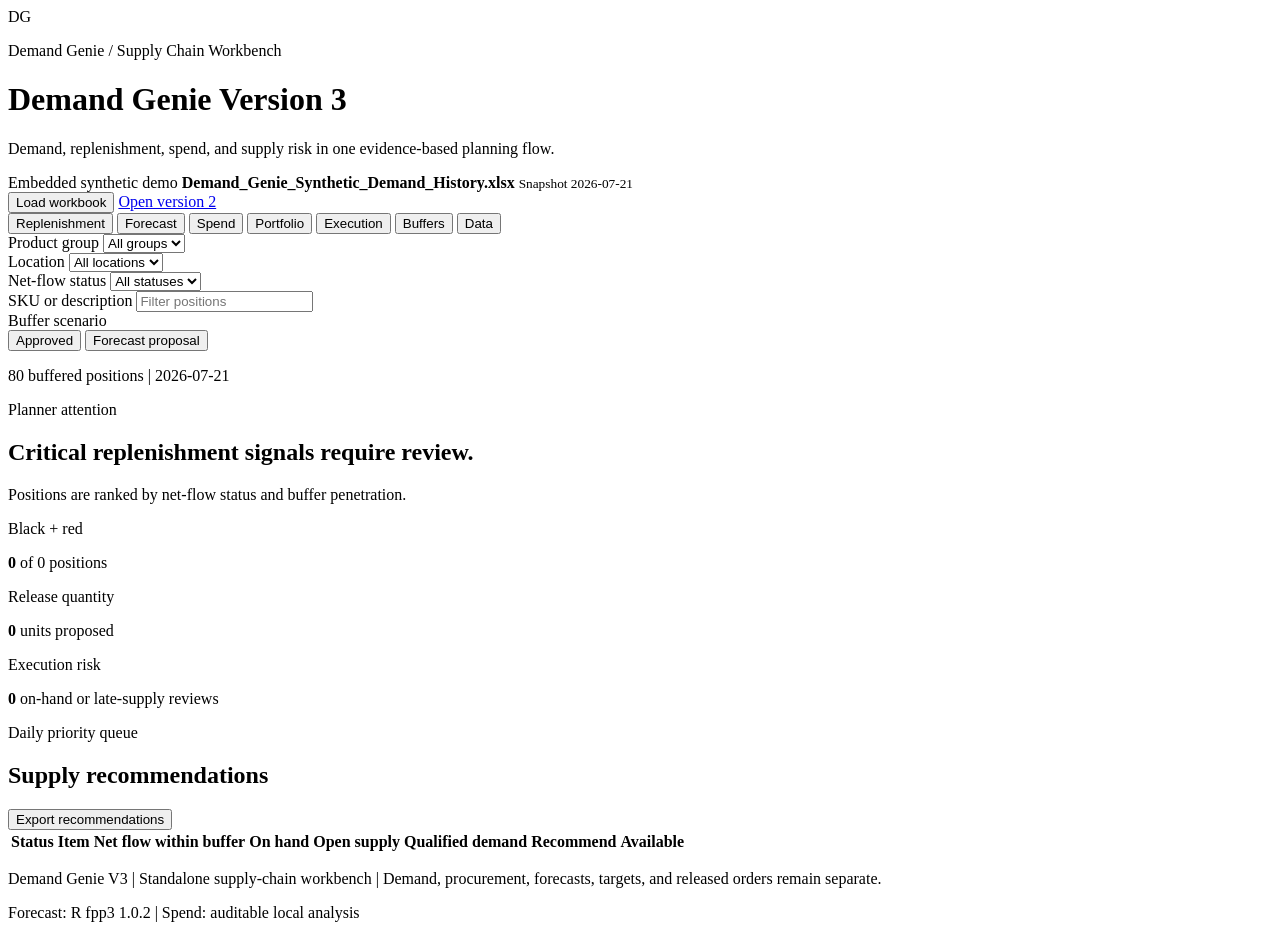
<file: src/dashboard-v3.template.html>
<!doctype html>
<html lang="en">
<head>
  <meta charset="utf-8">
  <meta name="viewport" content="width=device-width, initial-scale=1">
  <meta name="description" content="Demand Genie version 3 is a standalone demand, DDMRP, and procurement intelligence workbench.">
  <title>Demand Genie V3 | Supply Chain Workbench</title>
  <style>
/* __DASHBOARD_STYLES__ */
  </style>
</head>
<body>
  <main class="app-shell">
    <header class="topbar">
      <div class="brand-block">
        <div class="brand-line">
          <span class="brand-mark" aria-hidden="true">DG</span>
          <div>
            <p class="eyebrow">Demand Genie / Supply Chain Workbench</p>
            <h1>Demand Genie <span>Version 3</span></h1>
          </div>
        </div>
        <p class="header-summary" id="header-summary">Demand, replenishment, spend, and supply risk in one evidence-based planning flow.</p>
      </div>
      <div class="header-actions">
        <div class="source-state">
          <span id="source-kind">Embedded synthetic demo</span>
          <strong id="source-file">Demand_Genie_Synthetic_Demand_History.xlsx</strong>
          <small id="source-freshness">Snapshot 2026-07-21</small>
        </div>
        <input id="workbook-input" type="file" accept=".xlsx,.xls,.xlsb" hidden>
        <button class="command primary" id="upload-button" type="button">Load workbook</button>
        <a class="command" href="dashboard-v2.html">Open version 2</a>
      </div>
    </header>

    <nav class="view-tabs" role="tablist" aria-label="Planning views">
      <button class="tab active" type="button" role="tab" aria-selected="true" data-view="planning">Replenishment</button>
      <button class="tab" type="button" role="tab" aria-selected="false" data-view="forecast">Forecast</button>
      <button class="tab" type="button" role="tab" aria-selected="false" data-view="spend">Spend</button>
      <button class="tab" type="button" role="tab" aria-selected="false" data-view="portfolio">Portfolio</button>
      <button class="tab" type="button" role="tab" aria-selected="false" data-view="execution">Execution</button>
      <button class="tab" type="button" role="tab" aria-selected="false" data-view="buffers">Buffers</button>
      <button class="tab" type="button" role="tab" aria-selected="false" data-view="data">Data</button>
    </nav>

    <section class="filter-band" id="planning-filter-band" aria-label="Planning filters">
      <div class="control">
        <label for="group-filter">Product group</label>
        <select id="group-filter"><option value="All">All groups</option></select>
      </div>
      <div class="control">
        <label for="location-filter">Location</label>
        <select id="location-filter"><option value="All">All locations</option></select>
      </div>
      <div class="control">
        <label for="status-filter">Net-flow status</label>
        <select id="status-filter">
          <option value="All">All statuses</option>
          <option value="Black">Black</option>
          <option value="Red">Red</option>
          <option value="Yellow">Yellow</option>
          <option value="Green">Green</option>
          <option value="Blue">Blue</option>
        </select>
      </div>
      <div class="control search-control">
        <label for="search-filter">SKU or description</label>
        <input id="search-filter" type="search" placeholder="Filter positions">
      </div>
      <div class="control scenario-control">
        <label>Buffer scenario</label>
        <div class="segmented" id="scenario-control" aria-label="Buffer scenario">
          <button type="button" class="active" data-scenario="baseline" aria-pressed="true">Approved</button>
          <button type="button" data-scenario="forecast" aria-pressed="false">Forecast proposal</button>
        </div>
      </div>
      <p class="context-note" id="filter-context">80 buffered positions | 2026-07-21</p>
    </section>

    <section class="filter-band" id="commercial-filter-band" aria-label="Commercial filters" hidden>
      <div class="control">
        <label for="spend-period-filter">Analysis period</label>
        <select id="spend-period-filter">
          <option value="All">All 24 months</option>
          <option value="Current">Current 12 months</option>
          <option value="Prior">Prior 12 months</option>
        </select>
      </div>
      <div class="control">
        <label for="category-filter">Category</label>
        <select id="category-filter"><option value="All">All categories</option></select>
      </div>
      <div class="control">
        <label for="supplier-filter">Supplier parent</label>
        <select id="supplier-filter"><option value="All">All suppliers</option></select>
      </div>
      <div class="control">
        <label for="contract-filter">Contract status</label>
        <select id="contract-filter">
          <option value="All">All known status</option>
          <option value="Yes">On contract</option>
          <option value="No">Off contract</option>
        </select>
      </div>
      <div class="control search-control">
        <label for="commercial-search">Supplier, category, or part</label>
        <input id="commercial-search" type="search" placeholder="Filter spend lines">
      </div>
      <p class="context-note" id="commercial-context">24 months | signed EUR spend</p>
    </section>

    <div class="data-alert" id="data-alert" role="alert" hidden></div>

    <section class="view active" id="view-planning" role="tabpanel">
      <section class="metric-strip" aria-label="Replenishment summary">
        <div class="attention-message">
          <p class="section-kicker">Planner attention</p>
          <h2 id="planning-headline">Critical replenishment signals require review.</h2>
          <p id="planning-subline">Positions are ranked by net-flow status and buffer penetration.</p>
        </div>
        <div class="metric">
          <p class="metric-label">Black + red</p>
          <strong id="critical-count">0</strong>
          <span id="critical-context">of 0 positions</span>
        </div>
        <div class="metric">
          <p class="metric-label">Release quantity</p>
          <strong id="release-quantity">0</strong>
          <span id="release-context">units proposed</span>
        </div>
        <div class="metric">
          <p class="metric-label">Execution risk</p>
          <strong id="execution-risk-count">0</strong>
          <span>on-hand or late-supply reviews</span>
        </div>
      </section>

      <div class="workbench-grid">
        <section class="work-panel priority-panel" aria-labelledby="priority-title">
          <div class="panel-head">
            <div>
              <p class="section-kicker">Daily priority queue</p>
              <h2 id="priority-title">Supply recommendations</h2>
            </div>
            <button class="command compact" id="export-plan" type="button">Export recommendations</button>
          </div>
          <div class="table-wrap planning-table-wrap">
            <table class="planning-table">
              <thead>
                <tr>
                  <th scope="col">Status</th>
                  <th scope="col">Item</th>
                  <th scope="col">Net flow within buffer</th>
                  <th scope="col">On hand</th>
                  <th scope="col">Open supply</th>
                  <th scope="col">Qualified demand</th>
                  <th scope="col">Recommend</th>
                  <th scope="col">Available</th>
                </tr>
              </thead>
              <tbody id="planning-body"></tbody>
            </table>
          </div>
        </section>

        <aside class="work-panel detail-panel" id="planning-detail" aria-live="polite"></aside>
      </div>
    </section>

    <section class="view" id="view-forecast" role="tabpanel" hidden>
      <section class="view-controls" aria-label="Forecast controls">
        <div class="control sku-control">
          <label for="forecast-sku">Forecast item</label>
          <select id="forecast-sku"></select>
        </div>
        <div class="control">
          <label for="forecast-model">Model</label>
          <select id="forecast-model">
            <option value="Auto">Automatic winner</option>
            <option value="Mean">Mean</option>
            <option value="Naive">Naive</option>
            <option value="Drift">Drift</option>
            <option value="Seasonal_Naive">Seasonal naive</option>
            <option value="ETS">ETS</option>
          </select>
        </div>
        <div class="control">
          <label>Horizon</label>
          <div class="segmented" id="horizon-control" aria-label="Forecast horizon">
            <button type="button" data-horizon="3" aria-pressed="false">3 months</button>
            <button type="button" class="active" data-horizon="6" aria-pressed="true">6 months</button>
            <button type="button" data-horizon="12" aria-pressed="false">12 months</button>
          </div>
        </div>
        <p class="context-note" id="forecast-source-note">R fpp3 holdout validation</p>
      </section>

      <section class="metric-strip compact-strip" aria-label="Forecast diagnostics">
        <div class="attention-message">
          <p class="section-kicker">Selected forecast</p>
          <h2 id="forecast-headline">Model selected on withheld demand.</h2>
          <p id="forecast-subline">Point forecast and uncertainty remain separate from qualified demand.</p>
        </div>
        <div class="metric"><p class="metric-label">Selected model</p><strong id="selected-model">-</strong><span id="model-context">Automatic</span></div>
        <div class="metric"><p class="metric-label">Holdout RMSE</p><strong id="forecast-rmse">-</strong><span>units</span></div>
        <div class="metric"><p class="metric-label">Holdout bias</p><strong id="forecast-bias">-</strong><span>mean error</span></div>
      </section>

      <div class="forecast-grid">
        <section class="work-panel chart-panel">
          <div class="panel-head">
            <div>
              <p class="section-kicker">Demand history and forecast</p>
              <h2 id="forecast-chart-title">Selected item</h2>
            </div>
            <div class="chart-legend" aria-label="Forecast chart legend">
              <span><i class="line-key actual"></i>Actual</span>
              <span><i class="line-key forecast"></i>Forecast</span>
              <span><i class="interval-key"></i>80% / 95%</span>
            </div>
          </div>
          <div class="chart-wrap">
            <svg id="forecast-chart" role="img" aria-label="Demand history, forecast, and prediction intervals"></svg>
            <div class="chart-tooltip" id="forecast-tooltip"></div>
          </div>
        </section>

        <section class="work-panel model-panel">
          <div class="panel-head">
            <div>
              <p class="section-kicker">Genuine forecast evaluation</p>
              <h2>Model comparison</h2>
            </div>
          </div>
          <div class="model-comparison" id="model-comparison"></div>
        </section>
      </div>

      <section class="work-panel adjustment-panel">
        <div class="panel-head">
          <div>
            <p class="section-kicker">Dynamic buffer proposal</p>
            <h2>Forecast-derived ADU adjustments</h2>
          </div>
          <button class="command compact" id="export-forecast" type="button">Export forecast</button>
        </div>
        <div class="table-wrap">
          <table>
            <thead><tr><th>Month</th><th>Point forecast</th><th>95% interval</th><th>Forecast ADU</th><th>Baseline ADU</th><th>Proposed factor</th><th>Effective from</th><th>Status</th></tr></thead>
            <tbody id="adjustment-body"></tbody>
          </table>
        </div>
      </section>
    </section>

    <section class="view" id="view-spend" role="tabpanel" hidden>
      <section class="metric-strip compact-strip" aria-label="Spend summary">
        <div class="attention-message">
          <p class="section-kicker">Commercial attention</p>
          <h2 id="spend-headline">Procurement exceptions require evidence-based review.</h2>
          <p id="spend-subline">Pareto uses gross positive spend; signed net spend remains the reconciliation basis.</p>
        </div>
        <div class="metric"><p class="metric-label">Net spend</p><strong id="net-spend">EUR 0</strong><span id="spend-scope">selected scope</span></div>
        <div class="metric"><p class="metric-label">On contract</p><strong id="contract-coverage">0%</strong><span>of known positive spend</span></div>
        <div class="metric"><p class="metric-label">Supplier parents</p><strong id="supplier-count">0</strong><span>normalized entities</span></div>
      </section>

      <div class="spend-grid">
        <section class="work-panel pareto-panel">
          <div class="panel-head">
            <div><p class="section-kicker">Concentration and materiality</p><h2 id="pareto-title">Category spend Pareto</h2></div>
            <div class="segmented" id="pareto-control" aria-label="Pareto dimension">
              <button type="button" class="active" data-pareto="category" aria-pressed="true">Categories</button>
              <button type="button" data-pareto="supplier" aria-pressed="false">Suppliers</button>
            </div>
          </div>
          <div class="pareto-wrap"><svg id="pareto-chart" role="img" aria-label="Spend bars and cumulative Pareto line"></svg></div>
        </section>
        <section class="work-panel opportunity-panel">
          <div class="panel-head">
            <div><p class="section-kicker">Review prompts</p><h2>Commercial opportunity queue</h2></div>
            <button class="command compact" id="export-spend" type="button">Export analysis</button>
          </div>
          <div class="table-wrap opportunity-table-wrap">
            <table><thead><tr><th>Priority</th><th>Scope</th><th>Evidence</th><th>Spend</th></tr></thead><tbody id="opportunity-body"></tbody></table>
          </div>
        </section>
      </div>

      <div class="commercial-grid">
        <section class="work-panel">
          <div class="panel-head"><div><p class="section-kicker">Run rate</p><h2>Monthly net spend</h2></div><span class="panel-note" id="trend-note">Current and prior periods</span></div>
          <div class="spend-trend-wrap"><svg id="spend-trend-chart" role="img" aria-label="Monthly procurement spend trend"></svg></div>
        </section>
        <section class="work-panel">
          <div class="panel-head"><div><p class="section-kicker">Supplier exposure</p><h2>Supplier parent ranking</h2></div></div>
          <div class="table-wrap supplier-table-wrap">
            <table><thead><tr><th>Supplier parent</th><th>Spend</th><th>Share</th><th>Categories</th><th>Class</th></tr></thead><tbody id="supplier-body"></tbody></table>
          </div>
        </section>
      </div>
    </section>

    <section class="view" id="view-portfolio" role="tabpanel" hidden>
      <section class="metric-strip compact-strip" aria-label="Portfolio summary">
        <div class="attention-message">
          <p class="section-kicker">Portfolio strategy</p>
          <h2 id="portfolio-headline">Risk and business impact determine the category strategy.</h2>
          <p id="portfolio-subline">Spend alone does not define supply risk; every score has explicit factor evidence.</p>
        </div>
        <div class="metric"><p class="metric-label">Strategic spend</p><strong id="strategic-spend">EUR 0</strong><span>high impact / high risk</span></div>
        <div class="metric"><p class="metric-label">Bottleneck spend</p><strong id="bottleneck-spend">EUR 0</strong><span>lower impact / high risk</span></div>
        <div class="metric"><p class="metric-label">Single-source items</p><strong id="single-source-count">0</strong><span>require continuity review</span></div>
      </section>

      <div class="portfolio-grid">
        <section class="work-panel">
          <div class="panel-head">
            <div><p class="section-kicker">Category strategy</p><h2>Kraljic portfolio</h2></div>
            <div class="chart-legend"><span><i class="dot-key strategic"></i>Strategic</span><span><i class="dot-key leverage"></i>Leverage</span><span><i class="dot-key bottleneck"></i>Bottleneck</span><span><i class="dot-key routine"></i>Routine</span></div>
          </div>
          <div class="kraljic-wrap"><svg id="kraljic-chart" role="img" aria-label="Kraljic category portfolio by business impact and supply risk"></svg><div class="chart-tooltip" id="kraljic-tooltip"></div></div>
        </section>
        <aside class="work-panel portfolio-detail" id="portfolio-detail" aria-live="polite"></aside>
      </div>

      <section class="work-panel segmentation-panel">
        <div class="panel-head">
          <div><p class="section-kicker">Modern item segmentation</p><h2 id="segmentation-title">Demand behavior beyond ABC/XYZ</h2></div>
          <div class="segmented" id="segmentation-control" aria-label="Item segmentation mode">
            <button type="button" class="active" data-segmentation="behavior" aria-pressed="true">ADI / CV2</button>
            <button type="button" data-segmentation="classic" aria-pressed="false">ABC / XYZ</button>
          </div>
        </div>
        <div class="segmentation-grid">
          <div class="segmentation-chart-wrap"><svg id="segmentation-chart" role="img" aria-label="Item demand behavior segmentation"></svg><div class="chart-tooltip" id="segmentation-tooltip"></div></div>
          <div class="table-wrap segmentation-table-wrap">
            <table><thead><tr><th>Item</th><th>Usage value</th><th>ABC/XYZ</th><th>Behavior</th><th>Criticality</th><th>Sources</th></tr></thead><tbody id="segmentation-body"></tbody></table>
          </div>
        </div>
      </section>
    </section>

    <section class="view" id="view-execution" role="tabpanel" hidden>
      <section class="metric-strip compact-strip" aria-label="Execution summary">
        <div class="attention-message">
          <p class="section-kicker">Visible and collaborative execution</p>
          <h2 id="execution-headline">Open supply requiring intervention.</h2>
          <p>Execution status uses on-hand and receipt timing, separately from net-flow order generation.</p>
        </div>
        <div class="metric"><p class="metric-label">Late receipts</p><strong id="late-count">0</strong><span>open supply lines</span></div>
        <div class="metric"><p class="metric-label">On-hand at/below TOR</p><strong id="onhand-risk-count">0</strong><span>buffer positions</span></div>
        <div class="metric"><p class="metric-label">Open supply</p><strong id="open-supply-total">0</strong><span>units</span></div>
      </section>
      <section class="work-panel">
        <div class="panel-head"><div><p class="section-kicker">Synchronization queue</p><h2>Open orders ranked by execution risk</h2></div></div>
        <div class="table-wrap execution-table-wrap">
          <table>
            <thead><tr><th>Risk</th><th>Order</th><th>SKU</th><th>Location</th><th>Type</th><th>Open units</th><th>Expected receipt</th><th>Status</th><th>Source</th><th>Synchronization note</th></tr></thead>
            <tbody id="execution-body"></tbody>
          </table>
        </div>
      </section>
    </section>

    <section class="view" id="view-buffers" role="tabpanel" hidden>
      <div class="workbench-grid buffer-grid">
        <section class="work-panel priority-panel">
          <div class="panel-head"><div><p class="section-kicker">Master settings</p><h2>Approved buffer configuration</h2></div></div>
          <div class="table-wrap buffer-table-wrap">
            <table>
              <thead><tr><th>SKU</th><th>Profile</th><th>ADU</th><th>DLT</th><th>LTF</th><th>VF</th><th>MOQ</th><th>Cycle</th><th>Adjustment</th><th>Approval</th></tr></thead>
              <tbody id="buffer-body"></tbody>
            </table>
          </div>
        </section>
        <aside class="work-panel detail-panel" id="buffer-detail" aria-live="polite"></aside>
      </div>
    </section>

    <section class="view" id="view-data" role="tabpanel" hidden>
      <section class="metric-strip compact-strip" aria-label="Data summary">
        <div class="attention-message">
          <p class="section-kicker">Data readiness</p>
          <h2 id="data-headline">Workbook is complete for planning and spend analysis.</h2>
          <p id="data-subline">Demand, inventory, procurement, risk, and control totals remain separate and auditable.</p>
        </div>
        <div class="metric"><p class="metric-label">Demand records</p><strong id="demand-record-count">0</strong><span>SKU-months</span></div>
        <div class="metric"><p class="metric-label">Buffered positions</p><strong id="position-count">0</strong><span>SKU-locations</span></div>
        <div class="metric"><p class="metric-label">Spend lines</p><strong id="spend-line-count">0</strong><span>signed transactions</span></div>
      </section>
      <div class="data-grid">
        <section class="work-panel">
          <div class="panel-head"><div><p class="section-kicker">Workbook contract</p><h2>Loaded sheets and row counts</h2></div></div>
          <div class="table-wrap">
            <table><thead><tr><th>Sheet</th><th>Purpose</th><th>Rows</th><th>Status</th></tr></thead><tbody id="sheet-body"></tbody></table>
          </div>
        </section>
        <section class="work-panel audit-panel">
          <div class="panel-head">
            <div><p class="section-kicker">Planner governance</p><h2>Session action log</h2></div>
            <button class="command compact" id="export-audit" type="button">Export log</button>
          </div>
          <div class="table-wrap">
            <table><thead><tr><th>Time</th><th>SKU</th><th>Action</th><th>Quantity</th><th>Reason</th></tr></thead><tbody id="audit-body"></tbody></table>
          </div>
        </section>
      </div>
    </section>

    <footer class="footer-bar">
      <p>Demand Genie V3 | Standalone supply-chain workbench | Demand, procurement, forecasts, targets, and released orders remain separate.</p>
      <p id="engine-state">Forecast: R fpp3 1.0.2 | Spend: auditable local analysis</p>
    </footer>
  </main>

  <dialog id="action-dialog">
    <form method="dialog" id="action-form">
      <div class="dialog-head">
        <p class="section-kicker">Planner decision</p>
        <h2 id="dialog-title">Confirm recommendation</h2>
      </div>
      <div class="dialog-summary" id="dialog-summary"></div>
      <label for="action-reason">Reason</label>
      <textarea id="action-reason" rows="3" required></textarea>
      <div class="dialog-actions">
        <button class="command" value="cancel" type="button" id="dialog-cancel">Cancel</button>
        <button class="command primary" value="confirm" type="submit">Confirm</button>
      </div>
    </form>
  </dialog>

  <div class="toast" id="toast" role="status" aria-live="polite"></div>

  <script>
/* __SHEETJS_LIBRARY__ */
  </script>
  <script>
    const SAMPLE_DATA = __SAMPLE_DATA__;
  </script>
  <script>
/* __DASHBOARD_APPLICATION__ */
  </script>
</body>
</html>
</file>
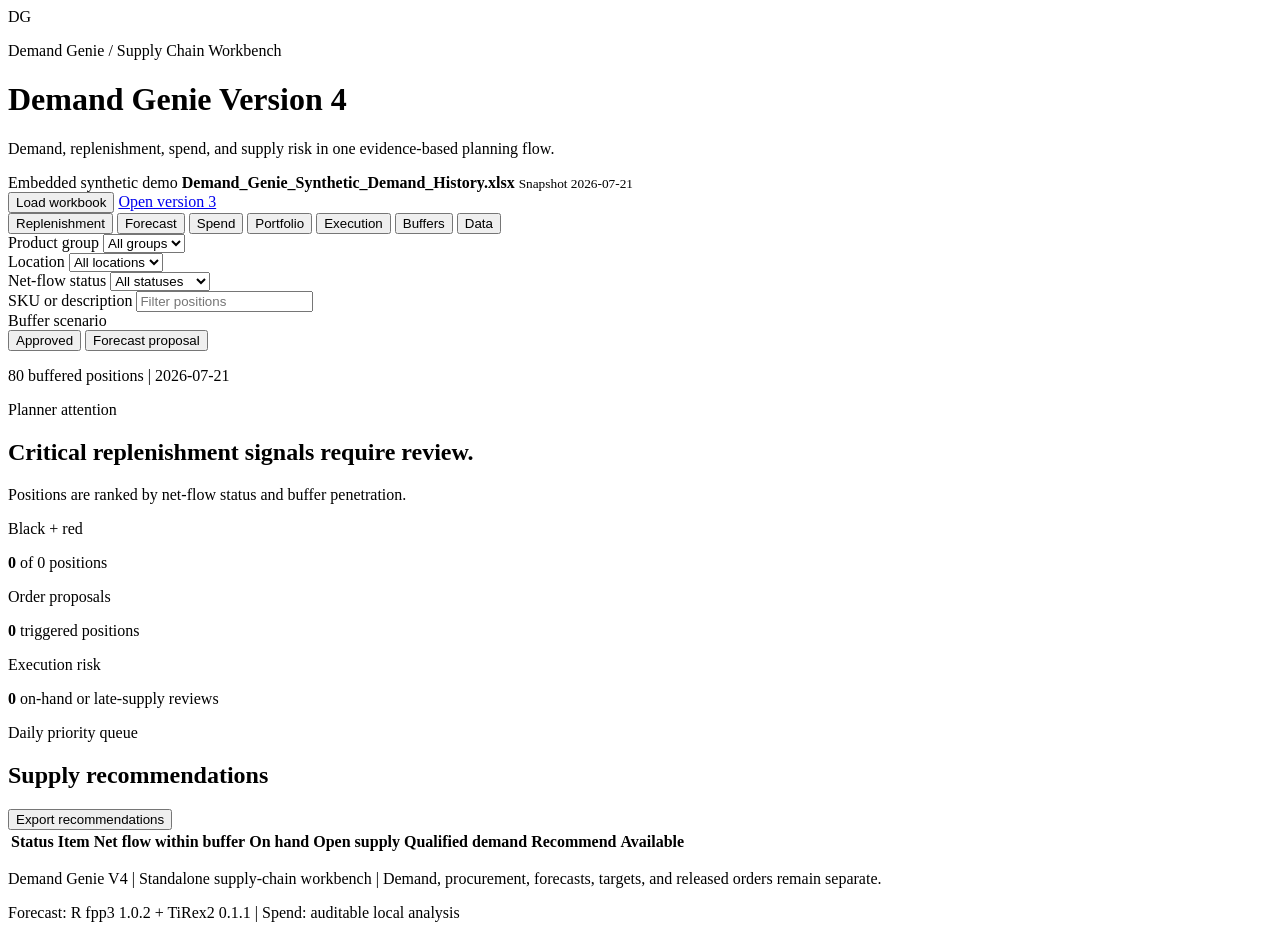
<file: src/dashboard-v4.template.html>
<!doctype html>
<html lang="en">
<head>
  <meta charset="utf-8">
  <meta name="viewport" content="width=device-width, initial-scale=1">
  <meta name="description" content="Demand Genie version 4 is a standalone demand, DDMRP, forecasting, and procurement intelligence workbench.">
  <title>Demand Genie V4 | Supply Chain Workbench</title>
  <style>
/* __DASHBOARD_STYLES__ */
  </style>
</head>
<body>
  <main class="app-shell">
    <header class="topbar">
      <div class="brand-block">
        <div class="brand-line">
          <span class="brand-mark" aria-hidden="true">DG</span>
          <div>
            <p class="eyebrow">Demand Genie / Supply Chain Workbench</p>
            <h1>Demand Genie <span>Version 4</span></h1>
          </div>
        </div>
        <p class="header-summary" id="header-summary">Demand, replenishment, spend, and supply risk in one evidence-based planning flow.</p>
      </div>
      <div class="header-actions">
        <div class="source-state">
          <span id="source-kind">Embedded synthetic demo</span>
          <strong id="source-file">Demand_Genie_Synthetic_Demand_History.xlsx</strong>
          <small id="source-freshness">Snapshot 2026-07-21</small>
        </div>
        <input id="workbook-input" type="file" accept=".xlsx,.xls,.xlsb" hidden>
        <button class="command primary" id="upload-button" type="button">Load workbook</button>
        <a class="command" href="dashboard-v3.html">Open version 3</a>
      </div>
    </header>

    <nav class="view-tabs" role="tablist" aria-label="Planning views">
      <button class="tab active" id="tab-planning" type="button" role="tab" aria-selected="true" aria-controls="view-planning" tabindex="0" data-view="planning">Replenishment</button>
      <button class="tab" id="tab-forecast" type="button" role="tab" aria-selected="false" aria-controls="view-forecast" tabindex="-1" data-view="forecast">Forecast</button>
      <button class="tab" id="tab-spend" type="button" role="tab" aria-selected="false" aria-controls="view-spend" tabindex="-1" data-view="spend">Spend</button>
      <button class="tab" id="tab-portfolio" type="button" role="tab" aria-selected="false" aria-controls="view-portfolio" tabindex="-1" data-view="portfolio">Portfolio</button>
      <button class="tab" id="tab-execution" type="button" role="tab" aria-selected="false" aria-controls="view-execution" tabindex="-1" data-view="execution">Execution</button>
      <button class="tab" id="tab-buffers" type="button" role="tab" aria-selected="false" aria-controls="view-buffers" tabindex="-1" data-view="buffers">Buffers</button>
      <button class="tab" id="tab-data" type="button" role="tab" aria-selected="false" aria-controls="view-data" tabindex="-1" data-view="data">Data</button>
    </nav>

    <section class="filter-band" id="planning-filter-band" aria-label="Planning filters">
      <div class="control">
        <label for="group-filter">Product group</label>
        <select id="group-filter"><option value="All">All groups</option></select>
      </div>
      <div class="control">
        <label for="location-filter">Location</label>
        <select id="location-filter"><option value="All">All locations</option></select>
      </div>
      <div class="control">
        <label for="status-filter">Net-flow status</label>
        <select id="status-filter">
          <option value="All">All statuses</option>
          <option value="Data">Data blocked</option>
          <option value="Black">Black</option>
          <option value="Red">Red</option>
          <option value="Yellow">Yellow</option>
          <option value="Green">Green</option>
          <option value="Blue">Blue</option>
        </select>
      </div>
      <div class="control search-control">
        <label for="search-filter">SKU or description</label>
        <input id="search-filter" type="search" placeholder="Filter positions">
      </div>
      <div class="control scenario-control">
        <label>Buffer scenario</label>
        <div class="segmented" id="scenario-control" aria-label="Buffer scenario">
          <button type="button" class="active" data-scenario="baseline" aria-pressed="true">Approved</button>
          <button type="button" data-scenario="forecast" aria-pressed="false">Forecast proposal</button>
        </div>
      </div>
      <p class="context-note" id="filter-context">80 buffered positions | 2026-07-21</p>
    </section>

    <section class="filter-band" id="commercial-filter-band" aria-label="Commercial filters" hidden>
      <div class="control">
        <label for="spend-period-filter">Analysis period</label>
        <select id="spend-period-filter">
          <option value="All">All 24 months</option>
          <option value="Current">Current 12 months</option>
          <option value="Prior">Prior 12 months</option>
        </select>
      </div>
      <div class="control">
        <label for="category-filter">Category</label>
        <select id="category-filter"><option value="All">All categories</option></select>
      </div>
      <div class="control">
        <label for="supplier-filter">Supplier parent</label>
        <select id="supplier-filter"><option value="All">All suppliers</option></select>
      </div>
      <div class="control">
        <label for="contract-filter">Contract status</label>
        <select id="contract-filter">
          <option value="All">All known status</option>
          <option value="Yes">On contract</option>
          <option value="No">Off contract</option>
        </select>
      </div>
      <div class="control search-control">
        <label for="commercial-search">Supplier, category, or part</label>
        <input id="commercial-search" type="search" placeholder="Filter spend lines">
      </div>
      <p class="context-note" id="commercial-context">24 months | signed EUR spend</p>
    </section>

    <div class="data-alert" id="data-alert" role="alert" hidden></div>

    <section class="view active" id="view-planning" role="tabpanel" aria-labelledby="tab-planning">
      <section class="metric-strip" aria-label="Replenishment summary">
        <div class="attention-message">
          <p class="section-kicker">Planner attention</p>
          <h2 id="planning-headline">Critical replenishment signals require review.</h2>
          <p id="planning-subline">Positions are ranked by net-flow status and buffer penetration.</p>
        </div>
        <div class="metric">
          <p class="metric-label">Black + red</p>
          <strong id="critical-count">0</strong>
          <span id="critical-context">of 0 positions</span>
        </div>
        <div class="metric">
          <p class="metric-label">Order proposals</p>
          <strong id="release-quantity">0</strong>
          <span id="release-context">triggered positions</span>
        </div>
        <div class="metric">
          <p class="metric-label">Execution risk</p>
          <strong id="execution-risk-count">0</strong>
          <span>on-hand or late-supply reviews</span>
        </div>
      </section>

      <div class="workbench-grid">
        <section class="work-panel priority-panel" aria-labelledby="priority-title">
          <div class="panel-head">
            <div>
              <p class="section-kicker">Daily priority queue</p>
              <h2 id="priority-title">Supply recommendations</h2>
            </div>
            <button class="command compact" id="export-plan" type="button">Export recommendations</button>
          </div>
          <div class="table-wrap planning-table-wrap">
            <table class="planning-table">
              <thead>
                <tr>
                  <th scope="col">Status</th>
                  <th scope="col">Item</th>
                  <th scope="col">Net flow within buffer</th>
                  <th scope="col">On hand</th>
                  <th scope="col">Open supply</th>
                  <th scope="col">Qualified demand</th>
                  <th scope="col">Recommend</th>
                  <th scope="col">Available</th>
                </tr>
              </thead>
              <tbody id="planning-body"></tbody>
            </table>
          </div>
        </section>

        <aside class="work-panel detail-panel" id="planning-detail" aria-live="polite"></aside>
      </div>
    </section>

    <section class="view" id="view-forecast" role="tabpanel" aria-labelledby="tab-forecast" hidden>
      <section class="view-controls" aria-label="Forecast controls">
        <div class="control sku-control">
          <label for="forecast-sku">Forecast item</label>
          <select id="forecast-sku"></select>
        </div>
        <div class="control">
          <label for="forecast-model">Model</label>
          <select id="forecast-model">
            <option value="Auto">Automatic winner</option>
            <option value="Mean">Mean</option>
            <option value="Naive">Naive</option>
            <option value="Drift">Drift</option>
            <option value="Seasonal_Naive">Seasonal naive</option>
            <option value="ETS">ETS</option>
            <option value="ARIMA">ARIMA</option>
            <option value="TiRex2">TiRex2 foundation model</option>
          </select>
        </div>
        <div class="control">
          <label>Display horizon</label>
          <div class="segmented" id="horizon-control" aria-label="Forecast horizon">
            <button type="button" data-horizon="3" aria-pressed="false">3 months</button>
            <button type="button" class="active" data-horizon="6" aria-pressed="true">6 months</button>
            <button type="button" data-horizon="12" aria-pressed="false">12 months</button>
          </div>
        </div>
        <div class="control">
          <label>Analysis</label>
          <div class="segmented" id="forecast-mode-control" aria-label="Forecast analysis mode">
            <button type="button" class="active" data-forecast-mode="forecast" aria-pressed="true">Forecast</button>
            <button type="button" data-forecast-mode="decomposition" aria-pressed="false">Decomposition</button>
          </div>
        </div>
        <p class="context-note" id="forecast-source-note">7 rolling origins x 6 months</p>
      </section>

      <div id="forecast-results">
        <section class="metric-strip compact-strip" aria-label="Forecast diagnostics">
          <div class="attention-message">
            <p class="section-kicker">Selected forecast</p>
            <h2 id="forecast-headline">Model selected using rolling-origin evidence.</h2>
            <p id="forecast-subline">Point forecast and uncertainty remain separate from qualified demand.</p>
          </div>
          <div class="metric"><p class="metric-label">Selected model</p><strong id="selected-model">-</strong><span id="model-context">7 origins / 42 errors</span></div>
          <div class="metric"><p class="metric-label">Rolling RMSE</p><strong id="forecast-rmse">-</strong><span>units</span></div>
          <div class="metric"><p class="metric-label">Rolling bias</p><strong id="forecast-bias">-</strong><span>actual minus forecast</span></div>
        </section>

        <div class="forecast-review-note" id="forecast-review-note" role="status"></div>

        <div class="forecast-grid">
          <section class="work-panel chart-panel">
            <div class="panel-head">
              <div>
                <p class="section-kicker">Demand history and forecast</p>
                <h2 id="forecast-chart-title">Selected item</h2>
              </div>
              <div class="chart-legend" aria-label="Forecast chart legend">
                <span><i class="line-key actual"></i>Actual</span>
                <span><i class="line-key forecast"></i>Forecast</span>
                <span><i class="interval-key"></i><span id="forecast-interval-legend">80% / 95%</span></span>
              </div>
            </div>
            <div class="chart-wrap">
              <svg id="forecast-chart" role="img" aria-label="Demand history, forecast, and prediction intervals"></svg>
              <div class="chart-tooltip" id="forecast-tooltip"></div>
            </div>
          </section>

          <section class="work-panel model-panel">
            <div class="panel-head">
              <div>
                <p class="section-kicker">Comparable out-of-sample evidence</p>
                <h2>Model comparison</h2>
              </div>
            </div>
            <p class="panel-evidence" id="model-portfolio-note">Every candidate uses the same 42 out-of-sample observations.</p>
            <div class="model-comparison" id="model-comparison"></div>
          </section>
        </div>

        <section class="work-panel adjustment-panel">
          <div class="panel-head">
            <div>
              <p class="section-kicker">Dynamic buffer proposal</p>
              <h2>Forecast-derived ADU adjustments</h2>
            </div>
            <button class="command compact" id="export-forecast" type="button">Export forecast</button>
          </div>
          <div class="table-wrap">
            <table>
              <thead><tr><th>Month</th><th>Point forecast</th><th id="adjustment-interval-label">95% interval</th><th>Forecast ADU</th><th>Baseline ADU</th><th>Proposed factor</th><th>Effective from</th><th>Status</th></tr></thead>
              <tbody id="adjustment-body"></tbody>
            </table>
          </div>
        </section>
      </div>

      <div id="decomposition-results" hidden>
        <section class="metric-strip compact-strip" aria-label="Time-series decomposition diagnostics">
          <div class="attention-message">
            <p class="section-kicker">Robust STL decomposition</p>
            <h2 id="decomposition-headline">Observed demand separated into trend, seasonal, and remainder components.</h2>
            <p id="decomposition-subline">Three annual cycles provide limited evidence; use components as diagnostics, not certainty.</p>
          </div>
          <div class="metric"><p class="metric-label">Trend strength</p><strong id="trend-strength">-</strong><span>0 weak / 1 strong</span></div>
          <div class="metric"><p class="metric-label">Seasonal strength</p><strong id="seasonal-strength">-</strong><span>0 weak / 1 strong</span></div>
          <div class="metric"><p class="metric-label">Annual cycles</p><strong id="seasonal-cycles">-</strong><span>limited below four</span></div>
        </section>
        <section class="work-panel decomposition-panel">
          <div class="panel-head">
            <div><p class="section-kicker">Aligned small multiples</p><h2 id="decomposition-chart-title">Selected item</h2></div>
            <span class="panel-note">Robust STL | period 12 | trend window 13</span>
          </div>
          <div class="decomposition-chart-wrap">
            <svg id="decomposition-chart" role="img" aria-label="Observed demand, trend, seasonal component, and remainder"></svg>
          </div>
        </section>
      </div>
    </section>

    <section class="view" id="view-spend" role="tabpanel" aria-labelledby="tab-spend" hidden>
      <section class="metric-strip compact-strip" aria-label="Spend summary">
        <div class="attention-message">
          <p class="section-kicker">Commercial attention</p>
          <h2 id="spend-headline">Procurement exceptions require evidence-based review.</h2>
          <p id="spend-subline">Pareto uses gross positive spend; signed net spend remains the reconciliation basis.</p>
        </div>
        <div class="metric"><p class="metric-label">Net spend</p><strong id="net-spend">EUR 0</strong><span id="spend-scope">selected scope</span></div>
        <div class="metric"><p class="metric-label">On contract</p><strong id="contract-coverage">0%</strong><span>of known positive spend</span></div>
        <div class="metric"><p class="metric-label">Supplier parents</p><strong id="supplier-count">0</strong><span>normalized entities</span></div>
      </section>

      <div class="spend-grid">
        <section class="work-panel pareto-panel">
          <div class="panel-head">
            <div><p class="section-kicker">Concentration and materiality</p><h2 id="pareto-title">Category spend Pareto</h2></div>
            <div class="segmented" id="pareto-control" aria-label="Pareto dimension">
              <button type="button" class="active" data-pareto="category" aria-pressed="true">Categories</button>
              <button type="button" data-pareto="supplier" aria-pressed="false">Suppliers</button>
            </div>
          </div>
          <div class="pareto-wrap"><svg id="pareto-chart" role="img" aria-label="Spend bars and cumulative Pareto line"></svg></div>
        </section>
        <section class="work-panel opportunity-panel">
          <div class="panel-head">
            <div><p class="section-kicker">Review prompts</p><h2>Commercial opportunity queue</h2></div>
            <button class="command compact" id="export-spend" type="button">Export analysis</button>
          </div>
          <div class="table-wrap opportunity-table-wrap">
            <table><thead><tr><th>Priority</th><th>Scope</th><th>Evidence</th><th>Spend</th></tr></thead><tbody id="opportunity-body"></tbody></table>
          </div>
        </section>
      </div>

      <div class="commercial-grid">
        <section class="work-panel">
          <div class="panel-head"><div><p class="section-kicker">Run rate</p><h2>Monthly net spend</h2></div><span class="panel-note" id="trend-note">Current and prior periods</span></div>
          <div class="spend-trend-wrap"><svg id="spend-trend-chart" role="img" aria-label="Monthly procurement spend trend"></svg></div>
        </section>
        <section class="work-panel">
          <div class="panel-head"><div><p class="section-kicker">Supplier exposure</p><h2>Supplier parent ranking</h2></div></div>
          <div class="table-wrap supplier-table-wrap">
            <table><thead><tr><th>Supplier parent</th><th>Spend</th><th>Share</th><th>Categories</th><th>Class</th></tr></thead><tbody id="supplier-body"></tbody></table>
          </div>
        </section>
      </div>
    </section>

    <section class="view" id="view-portfolio" role="tabpanel" aria-labelledby="tab-portfolio" hidden>
      <section class="metric-strip compact-strip" aria-label="Portfolio summary">
        <div class="attention-message">
          <p class="section-kicker">Portfolio strategy</p>
          <h2 id="portfolio-headline">Risk and business impact determine the category strategy.</h2>
          <p id="portfolio-subline">Spend alone does not define supply risk; every score has explicit factor evidence.</p>
        </div>
        <div class="metric"><p class="metric-label">Strategic spend</p><strong id="strategic-spend">EUR 0</strong><span>high impact / high risk</span></div>
        <div class="metric"><p class="metric-label">Bottleneck spend</p><strong id="bottleneck-spend">EUR 0</strong><span>lower impact / high risk</span></div>
        <div class="metric"><p class="metric-label">Single-source items</p><strong id="single-source-count">0</strong><span>require continuity review</span></div>
      </section>

      <div class="portfolio-grid">
        <section class="work-panel">
          <div class="panel-head">
            <div><p class="section-kicker">Category strategy</p><h2>Kraljic portfolio</h2></div>
            <div class="chart-legend"><span><i class="dot-key strategic"></i>Strategic</span><span><i class="dot-key leverage"></i>Leverage</span><span><i class="dot-key bottleneck"></i>Bottleneck</span><span><i class="dot-key routine"></i>Routine</span></div>
          </div>
          <div class="kraljic-wrap"><svg id="kraljic-chart" role="img" aria-label="Kraljic category portfolio by business impact and supply risk"></svg><div class="chart-tooltip" id="kraljic-tooltip"></div></div>
        </section>
        <aside class="work-panel portfolio-detail" id="portfolio-detail" aria-live="polite"></aside>
      </div>

      <section class="work-panel segmentation-panel">
        <div class="panel-head">
          <div><p class="section-kicker">Modern item segmentation</p><h2 id="segmentation-title">Demand behavior beyond ABC/XYZ</h2></div>
          <div class="segmented" id="segmentation-control" aria-label="Item segmentation mode">
            <button type="button" class="active" data-segmentation="behavior" aria-pressed="true">ADI / CV2</button>
            <button type="button" data-segmentation="classic" aria-pressed="false">ABC / XYZ</button>
          </div>
        </div>
        <p class="panel-evidence">Demand behavior uses the complete 36-month history and does not change with the commercial spend-period filter.</p>
        <div class="segmentation-grid">
          <div class="segmentation-chart-wrap"><svg id="segmentation-chart" role="img" aria-label="Item demand behavior segmentation"></svg><div class="chart-tooltip" id="segmentation-tooltip"></div></div>
          <div class="table-wrap segmentation-table-wrap">
            <table><thead><tr><th>Item</th><th>Usage value</th><th>ABC/XYZ</th><th>Behavior</th><th>Criticality</th><th>Sources</th></tr></thead><tbody id="segmentation-body"></tbody></table>
          </div>
        </div>
      </section>
    </section>

    <section class="view" id="view-execution" role="tabpanel" aria-labelledby="tab-execution" hidden>
      <section class="metric-strip compact-strip" aria-label="Execution summary">
        <div class="attention-message">
          <p class="section-kicker">Visible and collaborative execution</p>
          <h2 id="execution-headline">Open supply requiring intervention.</h2>
          <p>Execution status uses on-hand and receipt timing, separately from net-flow order generation.</p>
        </div>
        <div class="metric"><p class="metric-label">Late receipts</p><strong id="late-count">0</strong><span>open supply lines</span></div>
        <div class="metric"><p class="metric-label">On-hand at/below TOR</p><strong id="onhand-risk-count">0</strong><span>buffer positions</span></div>
        <div class="metric"><p class="metric-label">Open orders</p><strong id="open-supply-total">0</strong><span>eligible supply lines</span></div>
      </section>
      <section class="work-panel">
        <div class="panel-head"><div><p class="section-kicker">Synchronization queue</p><h2>Open orders ranked by execution risk</h2></div></div>
        <div class="table-wrap execution-table-wrap">
          <table>
            <thead><tr><th>Risk</th><th>Order</th><th>SKU</th><th>Location</th><th>Type</th><th>Open units</th><th>Expected receipt</th><th>Status</th><th>Source</th><th>Synchronization note</th></tr></thead>
            <tbody id="execution-body"></tbody>
          </table>
        </div>
      </section>
    </section>

    <section class="view" id="view-buffers" role="tabpanel" aria-labelledby="tab-buffers" hidden>
      <div class="workbench-grid buffer-grid">
        <section class="work-panel priority-panel">
          <div class="panel-head"><div><p class="section-kicker">Master settings</p><h2>Approved buffer configuration</h2></div></div>
          <div class="table-wrap buffer-table-wrap">
            <table>
              <thead><tr><th>SKU</th><th>Profile</th><th>ADU</th><th>DLT</th><th>LTF</th><th>VF</th><th>MOQ</th><th>Cycle</th><th>Adjustment</th><th>Approval</th></tr></thead>
              <tbody id="buffer-body"></tbody>
            </table>
          </div>
        </section>
        <aside class="work-panel detail-panel" id="buffer-detail" aria-live="polite"></aside>
      </div>
    </section>

    <section class="view" id="view-data" role="tabpanel" aria-labelledby="tab-data" hidden>
      <section class="metric-strip compact-strip" aria-label="Data summary">
        <div class="attention-message">
          <p class="section-kicker">Data readiness</p>
          <h2 id="data-headline">Workbook is complete for planning and spend analysis.</h2>
          <p id="data-subline">Demand, inventory, procurement, risk, and control totals remain separate and auditable.</p>
        </div>
        <div class="metric"><p class="metric-label">Demand records</p><strong id="demand-record-count">0</strong><span>SKU-months</span></div>
        <div class="metric"><p class="metric-label">Buffered positions</p><strong id="position-count">0</strong><span>SKU-locations</span></div>
        <div class="metric"><p class="metric-label">Spend lines</p><strong id="spend-line-count">0</strong><span>signed transactions</span></div>
      </section>
      <section class="work-panel quality-panel">
        <div class="panel-head"><div><p class="section-kicker">Decision gates and known limitations</p><h2>Independent calculation audit</h2></div></div>
        <div class="table-wrap">
          <table><thead><tr><th>Control</th><th>Result</th><th>Evidence</th><th>Decision impact</th></tr></thead><tbody id="quality-gate-body"></tbody></table>
        </div>
      </section>
      <div class="data-grid">
        <section class="work-panel">
          <div class="panel-head"><div><p class="section-kicker">Workbook contract</p><h2>Loaded sheets and row counts</h2></div></div>
          <div class="table-wrap">
            <table><thead><tr><th>Sheet</th><th>Purpose</th><th>Rows</th><th>Status</th></tr></thead><tbody id="sheet-body"></tbody></table>
          </div>
        </section>
        <section class="work-panel audit-panel">
          <div class="panel-head">
            <div><p class="section-kicker">Planner governance</p><h2>Session action log</h2></div>
            <button class="command compact" id="export-audit" type="button">Export log</button>
          </div>
          <div class="table-wrap">
            <table><thead><tr><th>Time</th><th>SKU</th><th>Action</th><th>Quantity</th><th>Reason</th></tr></thead><tbody id="audit-body"></tbody></table>
          </div>
        </section>
      </div>
    </section>

    <footer class="footer-bar">
      <p>Demand Genie V4 | Standalone supply-chain workbench | Demand, procurement, forecasts, targets, and released orders remain separate.</p>
      <p id="engine-state">Forecast: R fpp3 1.0.2 + TiRex2 0.1.1 | Spend: auditable local analysis</p>
    </footer>
  </main>

  <dialog id="action-dialog">
    <form method="dialog" id="action-form">
      <div class="dialog-head">
        <p class="section-kicker">Planner decision</p>
        <h2 id="dialog-title">Confirm recommendation</h2>
      </div>
      <div class="dialog-summary" id="dialog-summary"></div>
      <label for="action-reason">Reason</label>
      <textarea id="action-reason" rows="3" required></textarea>
      <div class="dialog-actions">
        <button class="command" value="cancel" type="button" id="dialog-cancel">Cancel</button>
        <button class="command primary" value="confirm" type="submit">Confirm</button>
      </div>
    </form>
  </dialog>

  <div class="toast" id="toast" role="status" aria-live="polite"></div>

  <script>
/* __SHEETJS_LIBRARY__ */
  </script>
  <script>
    const SAMPLE_DATA = __SAMPLE_DATA__;
  </script>
  <script>
/* __DASHBOARD_APPLICATION__ */
  </script>
</body>
</html>
</file>
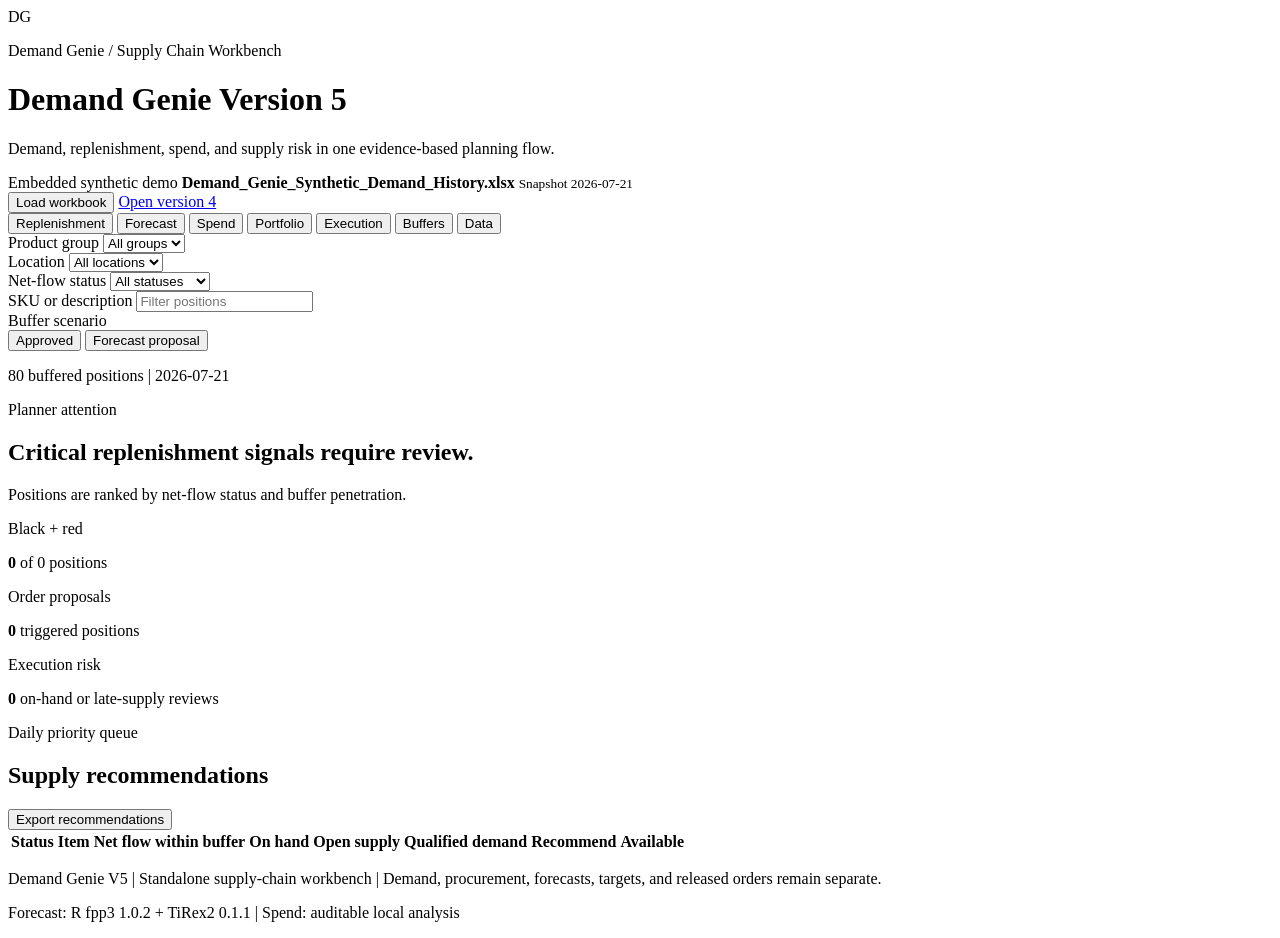
<file: src/dashboard-v5.template.html>
<!doctype html>
<html lang="en">
<head>
  <meta charset="utf-8">
  <meta name="viewport" content="width=device-width, initial-scale=1">
  <meta name="description" content="Demand Genie version 5 is a standalone demand, DDMRP, forecasting, and procurement intelligence workbench with realistic demand-pattern segmentation.">
  <title>Demand Genie V5 | Supply Chain Workbench</title>
  <style>
/* __DASHBOARD_STYLES__ */
  </style>
</head>
<body>
  <main class="app-shell">
    <header class="topbar">
      <div class="brand-block">
        <div class="brand-line">
          <span class="brand-mark" aria-hidden="true">DG</span>
          <div>
            <p class="eyebrow">Demand Genie / Supply Chain Workbench</p>
            <h1>Demand Genie <span>Version 5</span></h1>
          </div>
        </div>
        <p class="header-summary" id="header-summary">Demand, replenishment, spend, and supply risk in one evidence-based planning flow.</p>
      </div>
      <div class="header-actions">
        <div class="source-state">
          <span id="source-kind">Embedded synthetic demo</span>
          <strong id="source-file">Demand_Genie_Synthetic_Demand_History.xlsx</strong>
          <small id="source-freshness">Snapshot 2026-07-21</small>
        </div>
        <input id="workbook-input" type="file" accept=".xlsx,.xls,.xlsb" hidden>
        <button class="command primary" id="upload-button" type="button">Load workbook</button>
        <a class="command" href="dashboard-v4.html">Open version 4</a>
      </div>
    </header>

    <nav class="view-tabs" role="tablist" aria-label="Planning views">
      <button class="tab active" id="tab-planning" type="button" role="tab" aria-selected="true" aria-controls="view-planning" tabindex="0" data-view="planning">Replenishment</button>
      <button class="tab" id="tab-forecast" type="button" role="tab" aria-selected="false" aria-controls="view-forecast" tabindex="-1" data-view="forecast">Forecast</button>
      <button class="tab" id="tab-spend" type="button" role="tab" aria-selected="false" aria-controls="view-spend" tabindex="-1" data-view="spend">Spend</button>
      <button class="tab" id="tab-portfolio" type="button" role="tab" aria-selected="false" aria-controls="view-portfolio" tabindex="-1" data-view="portfolio">Portfolio</button>
      <button class="tab" id="tab-execution" type="button" role="tab" aria-selected="false" aria-controls="view-execution" tabindex="-1" data-view="execution">Execution</button>
      <button class="tab" id="tab-buffers" type="button" role="tab" aria-selected="false" aria-controls="view-buffers" tabindex="-1" data-view="buffers">Buffers</button>
      <button class="tab" id="tab-data" type="button" role="tab" aria-selected="false" aria-controls="view-data" tabindex="-1" data-view="data">Data</button>
    </nav>

    <section class="filter-band" id="planning-filter-band" aria-label="Planning filters">
      <div class="control">
        <label for="group-filter">Product group</label>
        <select id="group-filter"><option value="All">All groups</option></select>
      </div>
      <div class="control">
        <label for="location-filter">Location</label>
        <select id="location-filter"><option value="All">All locations</option></select>
      </div>
      <div class="control">
        <label for="status-filter">Net-flow status</label>
        <select id="status-filter">
          <option value="All">All statuses</option>
          <option value="Data">Data blocked</option>
          <option value="Black">Black</option>
          <option value="Red">Red</option>
          <option value="Yellow">Yellow</option>
          <option value="Green">Green</option>
          <option value="Blue">Blue</option>
        </select>
      </div>
      <div class="control search-control">
        <label for="search-filter">SKU or description</label>
        <input id="search-filter" type="search" placeholder="Filter positions">
      </div>
      <div class="control scenario-control">
        <label>Buffer scenario</label>
        <div class="segmented" id="scenario-control" aria-label="Buffer scenario">
          <button type="button" class="active" data-scenario="baseline" aria-pressed="true">Approved</button>
          <button type="button" data-scenario="forecast" aria-pressed="false">Forecast proposal</button>
        </div>
      </div>
      <p class="context-note" id="filter-context">80 buffered positions | 2026-07-21</p>
    </section>

    <section class="filter-band" id="commercial-filter-band" aria-label="Commercial filters" hidden>
      <div class="control">
        <label for="spend-period-filter">Analysis period</label>
        <select id="spend-period-filter">
          <option value="All">All 24 months</option>
          <option value="Current">Current 12 months</option>
          <option value="Prior">Prior 12 months</option>
        </select>
      </div>
      <div class="control">
        <label for="category-filter">Category</label>
        <select id="category-filter"><option value="All">All categories</option></select>
      </div>
      <div class="control">
        <label for="supplier-filter">Supplier parent</label>
        <select id="supplier-filter"><option value="All">All suppliers</option></select>
      </div>
      <div class="control">
        <label for="contract-filter">Contract status</label>
        <select id="contract-filter">
          <option value="All">All known status</option>
          <option value="Yes">On contract</option>
          <option value="No">Off contract</option>
        </select>
      </div>
      <div class="control search-control">
        <label for="commercial-search">Supplier, category, or part</label>
        <input id="commercial-search" type="search" placeholder="Filter spend lines">
      </div>
      <p class="context-note" id="commercial-context">24 months | signed EUR spend</p>
    </section>

    <div class="data-alert" id="data-alert" role="alert" hidden></div>

    <section class="view active" id="view-planning" role="tabpanel" aria-labelledby="tab-planning">
      <section class="metric-strip" aria-label="Replenishment summary">
        <div class="attention-message">
          <p class="section-kicker">Planner attention</p>
          <h2 id="planning-headline">Critical replenishment signals require review.</h2>
          <p id="planning-subline">Positions are ranked by net-flow status and buffer penetration.</p>
        </div>
        <div class="metric">
          <p class="metric-label">Black + red</p>
          <strong id="critical-count">0</strong>
          <span id="critical-context">of 0 positions</span>
        </div>
        <div class="metric">
          <p class="metric-label">Order proposals</p>
          <strong id="release-quantity">0</strong>
          <span id="release-context">triggered positions</span>
        </div>
        <div class="metric">
          <p class="metric-label">Execution risk</p>
          <strong id="execution-risk-count">0</strong>
          <span>on-hand or late-supply reviews</span>
        </div>
      </section>

      <div class="workbench-grid">
        <section class="work-panel priority-panel" aria-labelledby="priority-title">
          <div class="panel-head">
            <div>
              <p class="section-kicker">Daily priority queue</p>
              <h2 id="priority-title">Supply recommendations</h2>
            </div>
            <button class="command compact" id="export-plan" type="button">Export recommendations</button>
          </div>
          <div class="table-wrap planning-table-wrap">
            <table class="planning-table">
              <thead>
                <tr>
                  <th scope="col">Status</th>
                  <th scope="col">Item</th>
                  <th scope="col">Net flow within buffer</th>
                  <th scope="col">On hand</th>
                  <th scope="col">Open supply</th>
                  <th scope="col">Qualified demand</th>
                  <th scope="col">Recommend</th>
                  <th scope="col">Available</th>
                </tr>
              </thead>
              <tbody id="planning-body"></tbody>
            </table>
          </div>
        </section>

        <aside class="work-panel detail-panel" id="planning-detail" aria-live="polite"></aside>
      </div>
    </section>

    <section class="view" id="view-forecast" role="tabpanel" aria-labelledby="tab-forecast" hidden>
      <section class="view-controls" aria-label="Forecast controls">
        <div class="control sku-control">
          <label for="forecast-sku">Forecast item</label>
          <select id="forecast-sku"></select>
        </div>
        <div class="control">
          <label for="forecast-model">Model</label>
          <select id="forecast-model">
            <option value="Auto">Automatic winner</option>
            <option value="Mean">Mean</option>
            <option value="Naive">Naive</option>
            <option value="Drift">Drift</option>
            <option value="Seasonal_Naive">Seasonal naive</option>
            <option value="ETS">ETS</option>
            <option value="ARIMA">ARIMA</option>
            <option value="TiRex2">TiRex2 foundation model</option>
          </select>
        </div>
        <div class="control">
          <label>Display horizon</label>
          <div class="segmented" id="horizon-control" aria-label="Forecast horizon">
            <button type="button" data-horizon="3" aria-pressed="false">3 months</button>
            <button type="button" class="active" data-horizon="6" aria-pressed="true">6 months</button>
            <button type="button" data-horizon="12" aria-pressed="false">12 months</button>
          </div>
        </div>
        <div class="control">
          <label>Analysis</label>
          <div class="segmented" id="forecast-mode-control" aria-label="Forecast analysis mode">
            <button type="button" class="active" data-forecast-mode="forecast" aria-pressed="true">Forecast</button>
            <button type="button" data-forecast-mode="decomposition" aria-pressed="false">Decomposition</button>
          </div>
        </div>
        <p class="context-note" id="forecast-source-note">7 rolling origins x 6 months</p>
      </section>

      <div id="forecast-results">
        <section class="metric-strip compact-strip" aria-label="Forecast diagnostics">
          <div class="attention-message">
            <p class="section-kicker">Selected forecast</p>
            <h2 id="forecast-headline">Model selected using rolling-origin evidence.</h2>
            <p id="forecast-subline">Point forecast and uncertainty remain separate from qualified demand.</p>
          </div>
          <div class="metric"><p class="metric-label">Selected model</p><strong id="selected-model">-</strong><span id="model-context">7 origins / 42 errors</span></div>
          <div class="metric"><p class="metric-label">Rolling RMSE</p><strong id="forecast-rmse">-</strong><span>units</span></div>
          <div class="metric"><p class="metric-label">Rolling bias</p><strong id="forecast-bias">-</strong><span>actual minus forecast</span></div>
        </section>

        <div class="forecast-review-note" id="forecast-review-note" role="status"></div>

        <div class="forecast-grid">
          <section class="work-panel chart-panel">
            <div class="panel-head">
              <div>
                <p class="section-kicker">Demand history and forecast</p>
                <h2 id="forecast-chart-title">Selected item</h2>
              </div>
              <div class="chart-legend" aria-label="Forecast chart legend">
                <span><i class="line-key actual"></i>Actual</span>
                <span><i class="line-key forecast"></i>Forecast</span>
                <span><i class="interval-key"></i><span id="forecast-interval-legend">80% / 95%</span></span>
              </div>
            </div>
            <div class="chart-wrap">
              <svg id="forecast-chart" role="img" aria-label="Demand history, forecast, and prediction intervals"></svg>
              <div class="chart-tooltip" id="forecast-tooltip"></div>
            </div>
          </section>

          <section class="work-panel model-panel">
            <div class="panel-head">
              <div>
                <p class="section-kicker">Comparable out-of-sample evidence</p>
                <h2>Model comparison</h2>
              </div>
            </div>
            <p class="panel-evidence" id="model-portfolio-note">Every candidate uses the same 42 out-of-sample observations.</p>
            <div class="model-comparison" id="model-comparison"></div>
          </section>
        </div>

        <section class="work-panel adjustment-panel">
          <div class="panel-head">
            <div>
              <p class="section-kicker">Dynamic buffer proposal</p>
              <h2>Forecast-derived ADU adjustments</h2>
            </div>
            <button class="command compact" id="export-forecast" type="button">Export forecast</button>
          </div>
          <div class="table-wrap">
            <table>
              <thead><tr><th>Month</th><th>Point forecast</th><th id="adjustment-interval-label">95% interval</th><th>Forecast ADU</th><th>Baseline ADU</th><th>Proposed factor</th><th>Effective from</th><th>Status</th></tr></thead>
              <tbody id="adjustment-body"></tbody>
            </table>
          </div>
        </section>
      </div>

      <div id="decomposition-results" hidden>
        <section class="metric-strip compact-strip" aria-label="Time-series decomposition diagnostics">
          <div class="attention-message">
            <p class="section-kicker">Robust STL decomposition</p>
            <h2 id="decomposition-headline">Observed demand separated into trend, seasonal, and remainder components.</h2>
            <p id="decomposition-subline">Three annual cycles provide limited evidence; use components as diagnostics, not certainty.</p>
          </div>
          <div class="metric"><p class="metric-label">Trend strength</p><strong id="trend-strength">-</strong><span>0 weak / 1 strong</span></div>
          <div class="metric"><p class="metric-label">Seasonal strength</p><strong id="seasonal-strength">-</strong><span>0 weak / 1 strong</span></div>
          <div class="metric"><p class="metric-label">Annual cycles</p><strong id="seasonal-cycles">-</strong><span>limited below four</span></div>
        </section>
        <section class="work-panel decomposition-panel">
          <div class="panel-head">
            <div><p class="section-kicker">Aligned small multiples</p><h2 id="decomposition-chart-title">Selected item</h2></div>
            <span class="panel-note">Robust STL | period 12 | trend window 13</span>
          </div>
          <div class="decomposition-chart-wrap">
            <svg id="decomposition-chart" role="img" aria-label="Observed demand, trend, seasonal component, and remainder"></svg>
          </div>
        </section>
      </div>
    </section>

    <section class="view" id="view-spend" role="tabpanel" aria-labelledby="tab-spend" hidden>
      <section class="metric-strip compact-strip" aria-label="Spend summary">
        <div class="attention-message">
          <p class="section-kicker">Commercial attention</p>
          <h2 id="spend-headline">Procurement exceptions require evidence-based review.</h2>
          <p id="spend-subline">Pareto uses gross positive spend; signed net spend remains the reconciliation basis.</p>
        </div>
        <div class="metric"><p class="metric-label">Net spend</p><strong id="net-spend">EUR 0</strong><span id="spend-scope">selected scope</span></div>
        <div class="metric"><p class="metric-label">On contract</p><strong id="contract-coverage">0%</strong><span>of known positive spend</span></div>
        <div class="metric"><p class="metric-label">Supplier parents</p><strong id="supplier-count">0</strong><span>normalized entities</span></div>
      </section>

      <div class="spend-grid">
        <section class="work-panel pareto-panel">
          <div class="panel-head">
            <div><p class="section-kicker">Concentration and materiality</p><h2 id="pareto-title">Category spend Pareto</h2></div>
            <div class="segmented" id="pareto-control" aria-label="Pareto dimension">
              <button type="button" class="active" data-pareto="category" aria-pressed="true">Categories</button>
              <button type="button" data-pareto="supplier" aria-pressed="false">Suppliers</button>
            </div>
          </div>
          <div class="pareto-wrap"><svg id="pareto-chart" role="img" aria-label="Spend bars and cumulative Pareto line"></svg></div>
        </section>
        <section class="work-panel opportunity-panel">
          <div class="panel-head">
            <div><p class="section-kicker">Review prompts</p><h2>Commercial opportunity queue</h2></div>
            <button class="command compact" id="export-spend" type="button">Export analysis</button>
          </div>
          <div class="table-wrap opportunity-table-wrap">
            <table><thead><tr><th>Priority</th><th>Scope</th><th>Evidence</th><th>Spend</th></tr></thead><tbody id="opportunity-body"></tbody></table>
          </div>
        </section>
      </div>

      <div class="commercial-grid">
        <section class="work-panel">
          <div class="panel-head"><div><p class="section-kicker">Run rate</p><h2>Monthly net spend</h2></div><span class="panel-note" id="trend-note">Current and prior periods</span></div>
          <div class="spend-trend-wrap"><svg id="spend-trend-chart" role="img" aria-label="Monthly procurement spend trend"></svg></div>
        </section>
        <section class="work-panel">
          <div class="panel-head"><div><p class="section-kicker">Supplier exposure</p><h2>Supplier parent ranking</h2></div></div>
          <div class="table-wrap supplier-table-wrap">
            <table><thead><tr><th>Supplier parent</th><th>Spend</th><th>Share</th><th>Categories</th><th>Class</th></tr></thead><tbody id="supplier-body"></tbody></table>
          </div>
        </section>
      </div>
    </section>

    <section class="view" id="view-portfolio" role="tabpanel" aria-labelledby="tab-portfolio" hidden>
      <section class="metric-strip compact-strip" aria-label="Portfolio summary">
        <div class="attention-message">
          <p class="section-kicker">Portfolio strategy</p>
          <h2 id="portfolio-headline">Risk and business impact determine the category strategy.</h2>
          <p id="portfolio-subline">Spend alone does not define supply risk; every score has explicit factor evidence.</p>
        </div>
        <div class="metric"><p class="metric-label">Strategic spend</p><strong id="strategic-spend">EUR 0</strong><span>high impact / high risk</span></div>
        <div class="metric"><p class="metric-label">Bottleneck spend</p><strong id="bottleneck-spend">EUR 0</strong><span>lower impact / high risk</span></div>
        <div class="metric"><p class="metric-label">Single-source items</p><strong id="single-source-count">0</strong><span>require continuity review</span></div>
      </section>

      <div class="portfolio-grid">
        <section class="work-panel">
          <div class="panel-head">
            <div><p class="section-kicker">Category strategy</p><h2>Kraljic portfolio</h2></div>
            <div class="chart-legend"><span><i class="dot-key strategic"></i>Strategic</span><span><i class="dot-key leverage"></i>Leverage</span><span><i class="dot-key bottleneck"></i>Bottleneck</span><span><i class="dot-key routine"></i>Routine</span></div>
          </div>
          <div class="kraljic-wrap"><svg id="kraljic-chart" role="img" aria-label="Kraljic category portfolio by business impact and supply risk"></svg><div class="chart-tooltip" id="kraljic-tooltip"></div></div>
        </section>
        <aside class="work-panel portfolio-detail" id="portfolio-detail" aria-live="polite"></aside>
      </div>

      <section class="work-panel segmentation-panel">
        <div class="panel-head">
          <div><p class="section-kicker">Modern item segmentation</p><h2 id="segmentation-title">Demand behavior beyond ABC/XYZ</h2></div>
          <div class="segmented" id="segmentation-control" aria-label="Item segmentation mode">
            <button type="button" class="active" data-segmentation="behavior" aria-pressed="true">ADI / CV2</button>
            <button type="button" data-segmentation="classic" aria-pressed="false">ABC / XYZ</button>
          </div>
        </div>
        <p class="panel-evidence" id="segmentation-evidence">Demand behavior uses the complete 36-month history and does not change with the commercial spend-period filter.</p>
        <div class="segmentation-grid">
          <div class="segmentation-chart-wrap"><svg id="segmentation-chart" role="img" aria-label="Item demand behavior segmentation"></svg><div class="chart-tooltip" id="segmentation-tooltip"></div></div>
          <div class="table-wrap segmentation-table-wrap">
            <table><thead><tr><th>Item</th><th>Usage value</th><th>ABC/XYZ</th><th>Behavior</th><th>Criticality</th><th>Sources</th></tr></thead><tbody id="segmentation-body"></tbody></table>
          </div>
        </div>
      </section>
    </section>

    <section class="view" id="view-execution" role="tabpanel" aria-labelledby="tab-execution" hidden>
      <section class="metric-strip compact-strip" aria-label="Execution summary">
        <div class="attention-message">
          <p class="section-kicker">Visible and collaborative execution</p>
          <h2 id="execution-headline">Open supply requiring intervention.</h2>
          <p>Execution status uses on-hand and receipt timing, separately from net-flow order generation.</p>
        </div>
        <div class="metric"><p class="metric-label">Late receipts</p><strong id="late-count">0</strong><span>open supply lines</span></div>
        <div class="metric"><p class="metric-label">On-hand at/below TOR</p><strong id="onhand-risk-count">0</strong><span>buffer positions</span></div>
        <div class="metric"><p class="metric-label">Open orders</p><strong id="open-supply-total">0</strong><span>eligible supply lines</span></div>
      </section>
      <section class="work-panel">
        <div class="panel-head"><div><p class="section-kicker">Synchronization queue</p><h2>Open orders ranked by execution risk</h2></div></div>
        <div class="table-wrap execution-table-wrap">
          <table>
            <thead><tr><th>Risk</th><th>Order</th><th>SKU</th><th>Location</th><th>Type</th><th>Open units</th><th>Expected receipt</th><th>Status</th><th>Source</th><th>Synchronization note</th></tr></thead>
            <tbody id="execution-body"></tbody>
          </table>
        </div>
      </section>
    </section>

    <section class="view" id="view-buffers" role="tabpanel" aria-labelledby="tab-buffers" hidden>
      <div class="workbench-grid buffer-grid">
        <section class="work-panel priority-panel">
          <div class="panel-head"><div><p class="section-kicker">Master settings</p><h2>Approved buffer configuration</h2></div></div>
          <div class="table-wrap buffer-table-wrap">
            <table>
              <thead><tr><th>SKU</th><th>Profile</th><th>ADU</th><th>DLT</th><th>LTF</th><th>VF</th><th>MOQ</th><th>Cycle</th><th>Adjustment</th><th>Approval</th></tr></thead>
              <tbody id="buffer-body"></tbody>
            </table>
          </div>
        </section>
        <aside class="work-panel detail-panel" id="buffer-detail" aria-live="polite"></aside>
      </div>
    </section>

    <section class="view" id="view-data" role="tabpanel" aria-labelledby="tab-data" hidden>
      <section class="metric-strip compact-strip" aria-label="Data summary">
        <div class="attention-message">
          <p class="section-kicker">Data readiness</p>
          <h2 id="data-headline">Workbook is complete for planning and spend analysis.</h2>
          <p id="data-subline">Demand, inventory, procurement, risk, and control totals remain separate and auditable.</p>
        </div>
        <div class="metric"><p class="metric-label">Demand records</p><strong id="demand-record-count">0</strong><span>SKU-months</span></div>
        <div class="metric"><p class="metric-label">Buffered positions</p><strong id="position-count">0</strong><span>SKU-locations</span></div>
        <div class="metric"><p class="metric-label">Spend lines</p><strong id="spend-line-count">0</strong><span>signed transactions</span></div>
      </section>
      <section class="work-panel quality-panel">
        <div class="panel-head"><div><p class="section-kicker">Decision gates and known limitations</p><h2>Independent calculation audit</h2></div></div>
        <div class="table-wrap">
          <table><thead><tr><th>Control</th><th>Result</th><th>Evidence</th><th>Decision impact</th></tr></thead><tbody id="quality-gate-body"></tbody></table>
        </div>
      </section>
      <div class="data-grid">
        <section class="work-panel">
          <div class="panel-head"><div><p class="section-kicker">Workbook contract</p><h2>Loaded sheets and row counts</h2></div></div>
          <div class="table-wrap">
            <table><thead><tr><th>Sheet</th><th>Purpose</th><th>Rows</th><th>Status</th></tr></thead><tbody id="sheet-body"></tbody></table>
          </div>
        </section>
        <section class="work-panel audit-panel">
          <div class="panel-head">
            <div><p class="section-kicker">Planner governance</p><h2>Session action log</h2></div>
            <button class="command compact" id="export-audit" type="button">Export log</button>
          </div>
          <div class="table-wrap">
            <table><thead><tr><th>Time</th><th>SKU</th><th>Action</th><th>Quantity</th><th>Reason</th></tr></thead><tbody id="audit-body"></tbody></table>
          </div>
        </section>
      </div>
    </section>

    <footer class="footer-bar">
      <p>Demand Genie V5 | Standalone supply-chain workbench | Demand, procurement, forecasts, targets, and released orders remain separate.</p>
      <p id="engine-state">Forecast: R fpp3 1.0.2 + TiRex2 0.1.1 | Spend: auditable local analysis</p>
    </footer>
  </main>

  <dialog id="action-dialog">
    <form method="dialog" id="action-form">
      <div class="dialog-head">
        <p class="section-kicker">Planner decision</p>
        <h2 id="dialog-title">Confirm recommendation</h2>
      </div>
      <div class="dialog-summary" id="dialog-summary"></div>
      <label for="action-reason">Reason</label>
      <textarea id="action-reason" rows="3" required></textarea>
      <div class="dialog-actions">
        <button class="command" value="cancel" type="button" id="dialog-cancel">Cancel</button>
        <button class="command primary" value="confirm" type="submit">Confirm</button>
      </div>
    </form>
  </dialog>

  <div class="toast" id="toast" role="status" aria-live="polite"></div>

  <script>
/* __SHEETJS_LIBRARY__ */
  </script>
  <script>
    const SAMPLE_DATA = __SAMPLE_DATA__;
  </script>
  <script>
/* __DASHBOARD_APPLICATION__ */
  </script>
</body>
</html>
</file>
